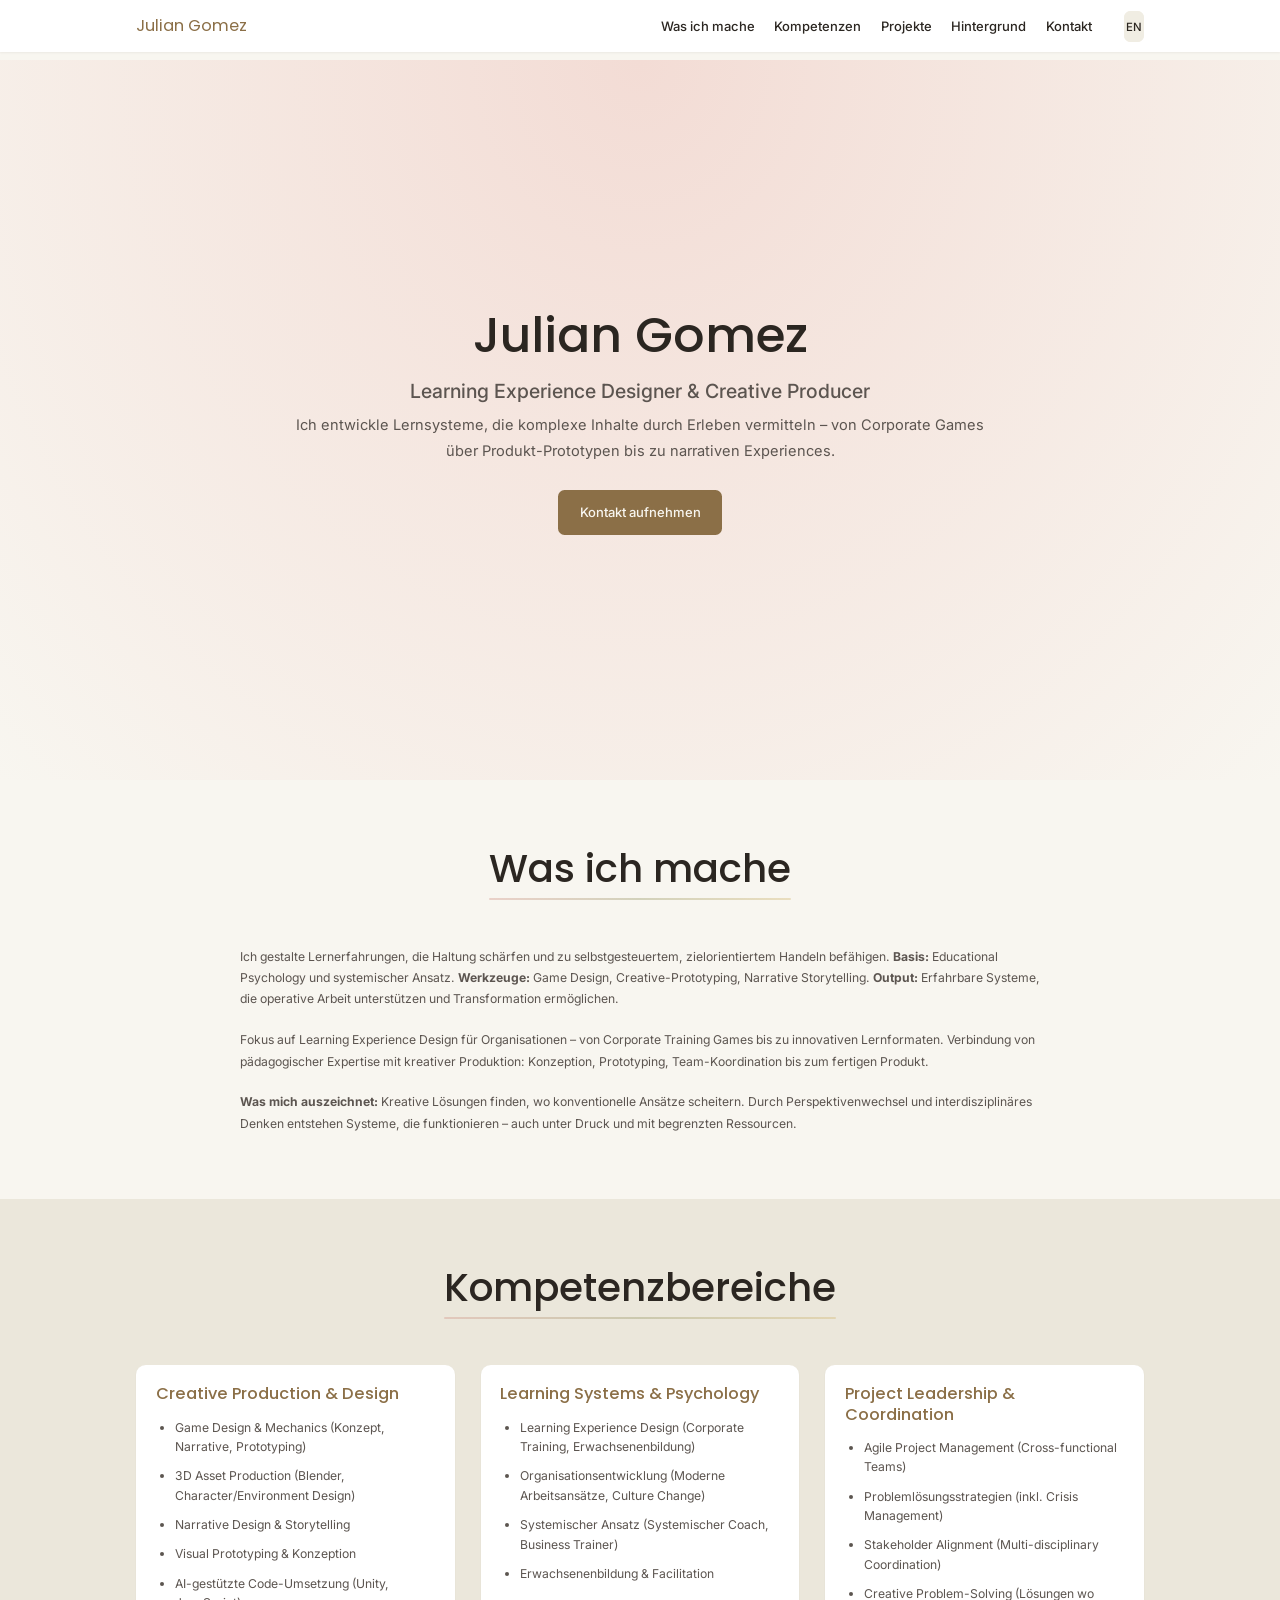
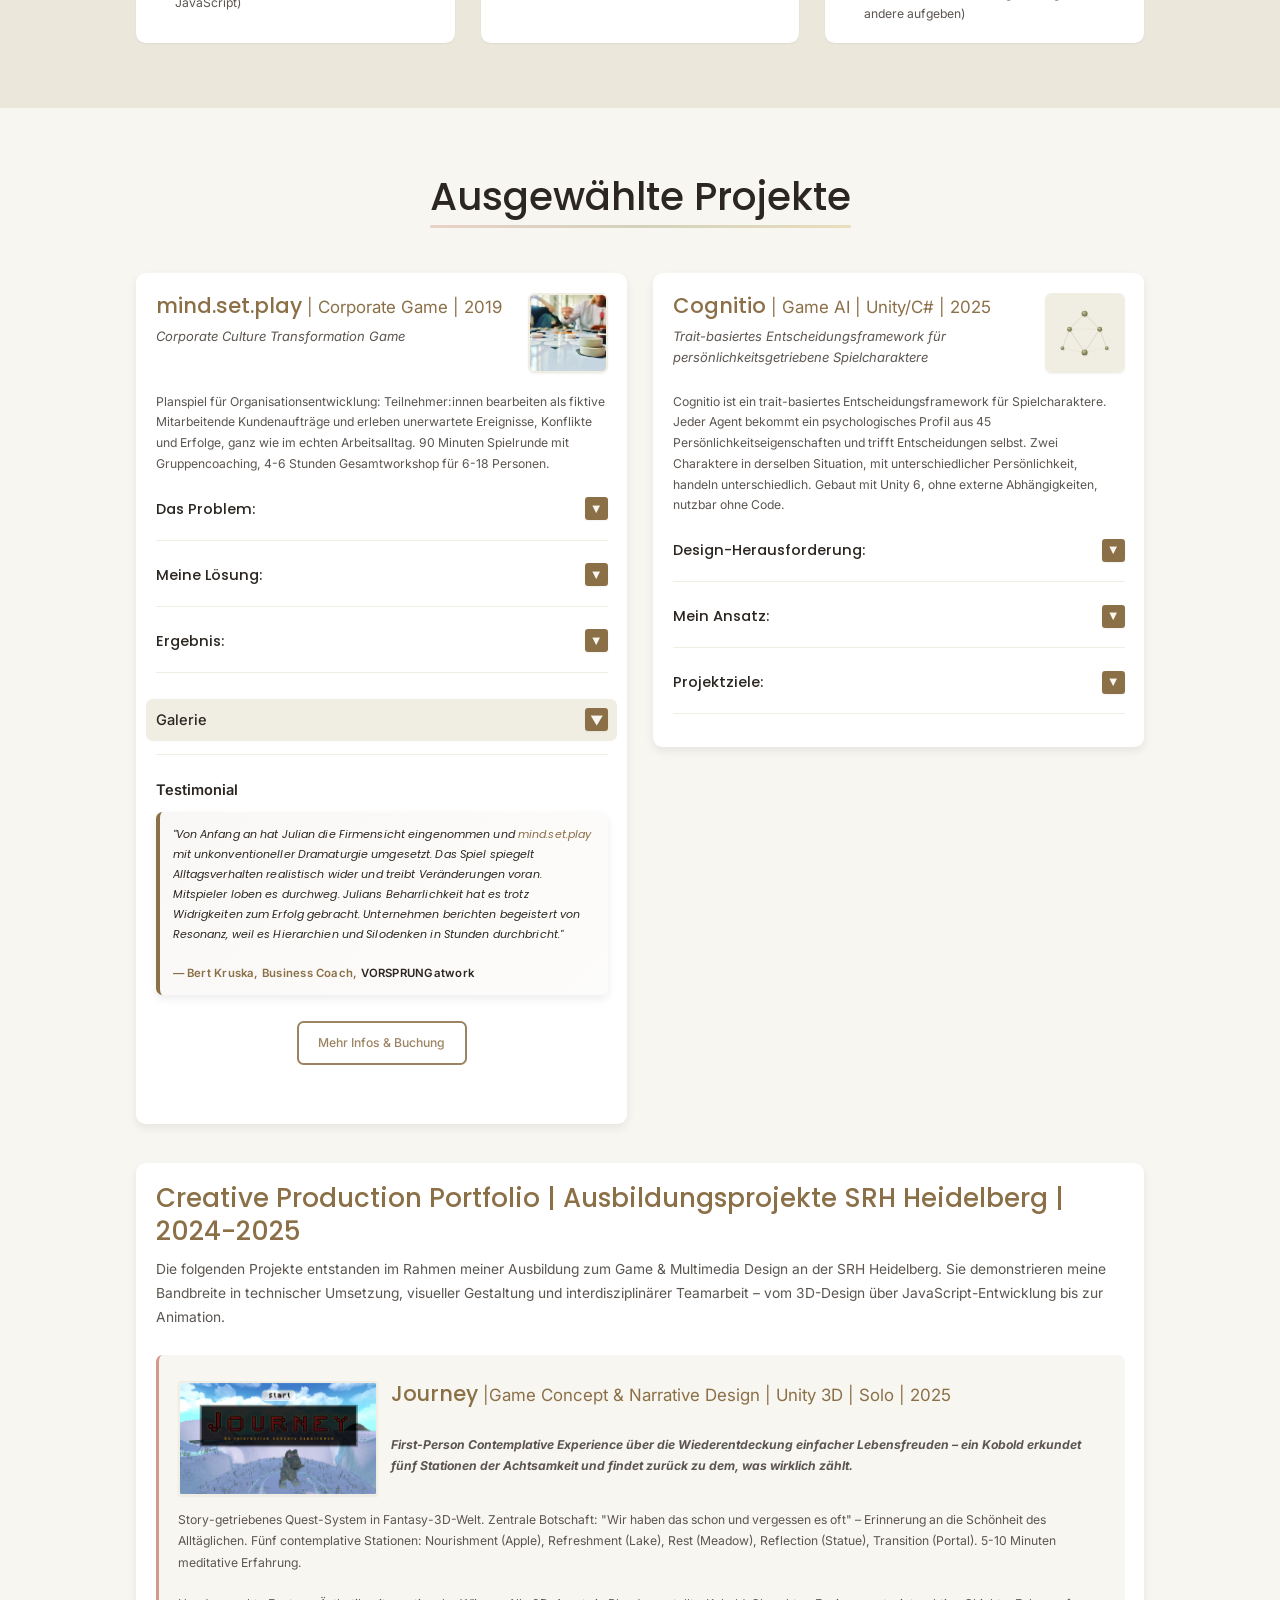
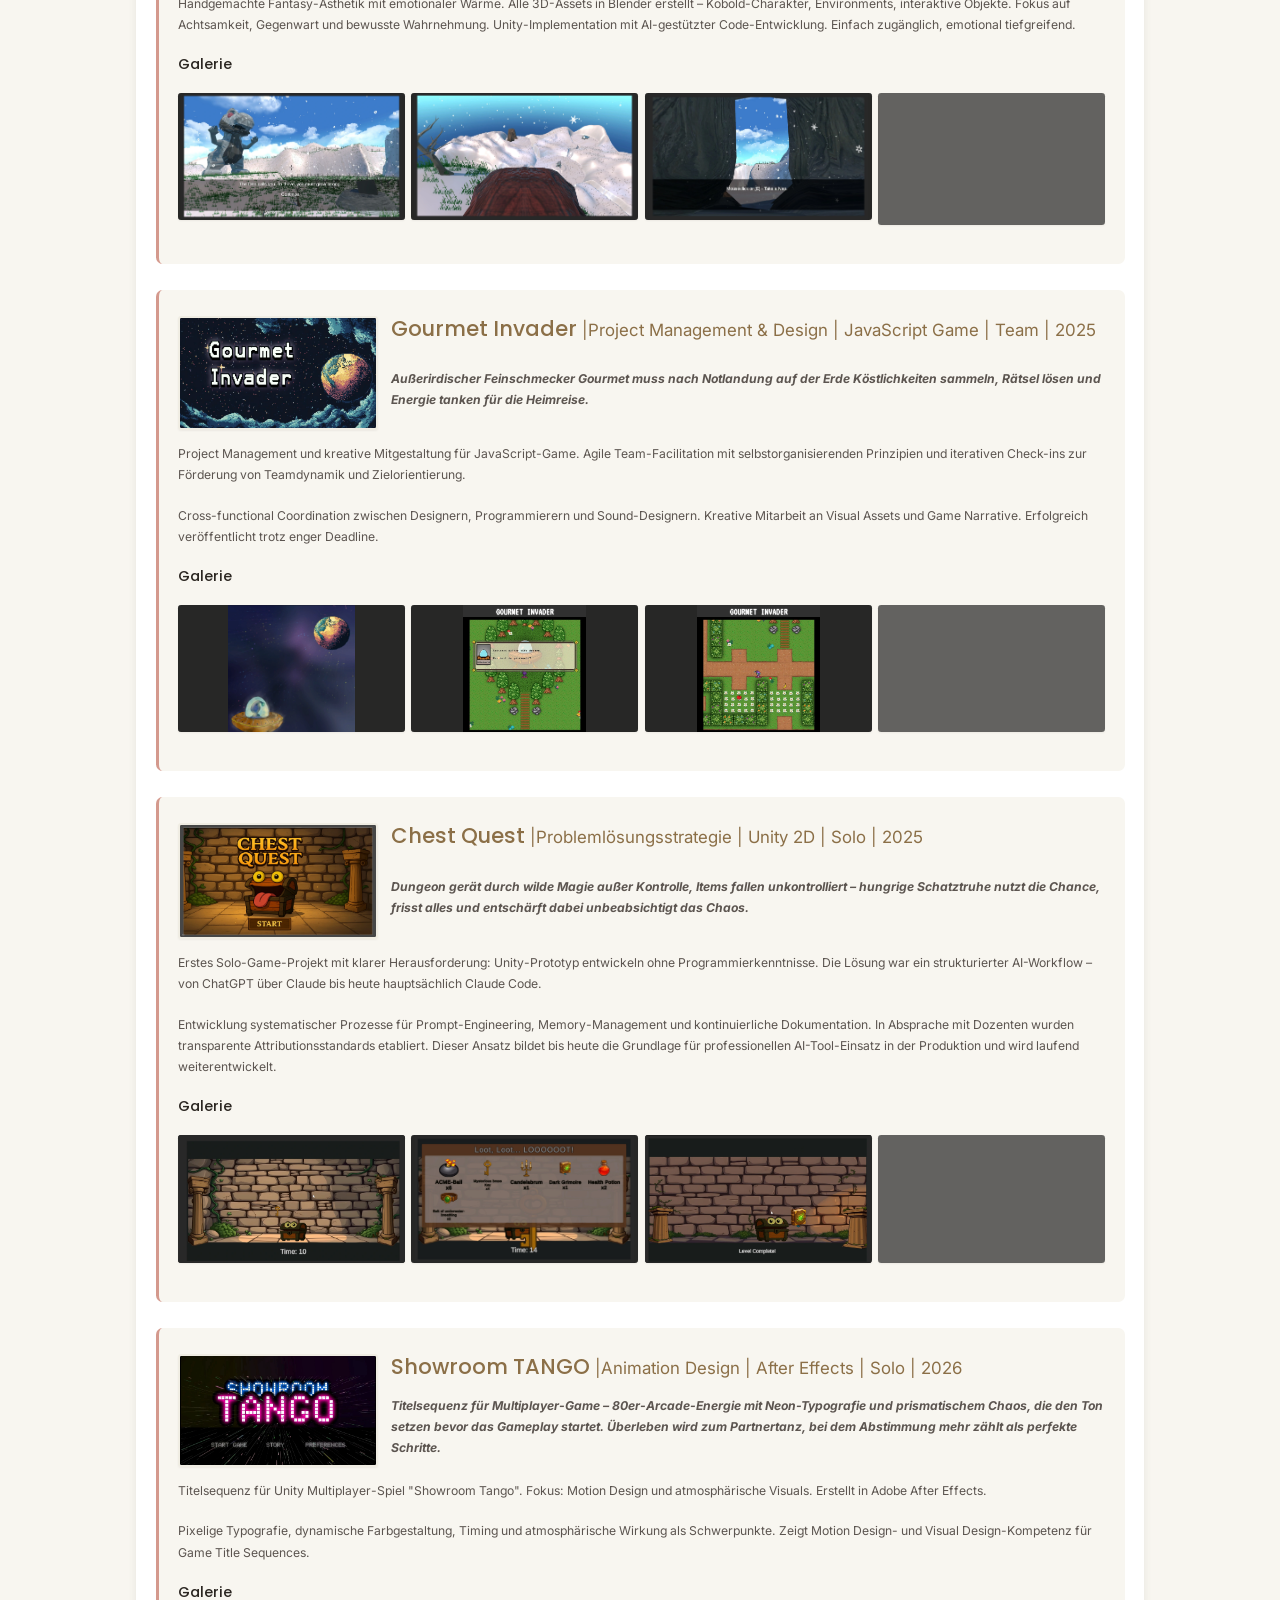
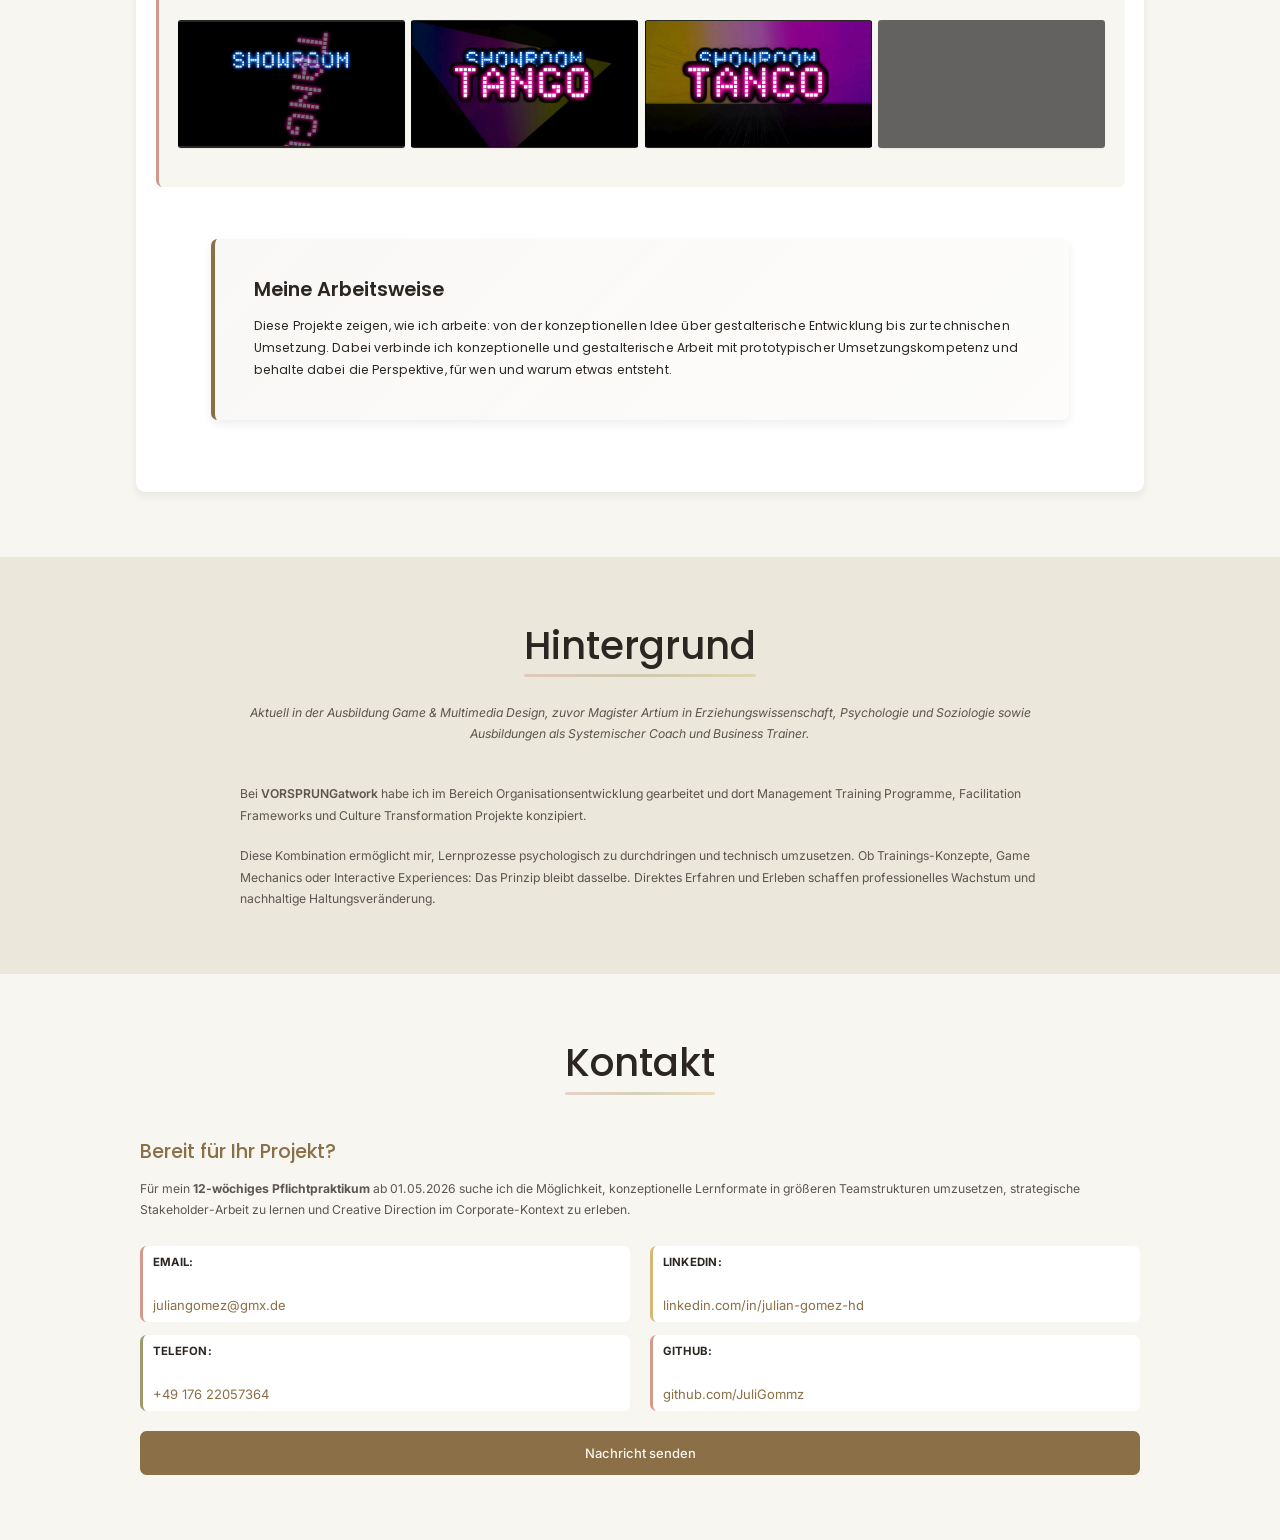
<file: index.html>
<!DOCTYPE html>
<html lang="de">
<head>
    <meta charset="UTF-8">
    <meta name="viewport" content="width=device-width, initial-scale=1.0">

    <!-- SEO Meta Tags -->
    <meta name="description" content="Julian Gomez - Learning Experience Designer & Creative Producer. Spielerische Lernsysteme, die komplexe Inhalte durch Erleben vermitteln.">
    <meta name="author" content="Julian Gomez">
    <meta name="keywords" content="Learning Experience Design, Game Design, Creative Production, Corporate Training, Julian Gomez">

    <!-- Security Headers -->
    <meta http-equiv="X-Content-Type-Options" content="nosniff">
    <meta http-equiv="X-Frame-Options" content="SAMEORIGIN">
    <meta name="referrer" content="strict-origin-when-cross-origin">

    <!-- Open Graph / Social Media Meta Tags -->
    <meta property="og:type" content="website">
    <meta property="og:title" content="Julian Gomez - Learning Experience Designer">
    <meta property="og:description" content="Spielerische Lernsysteme, die komplexe Inhalte durch Erleben vermitteln.">
    <meta property="og:locale" content="de_DE">

    <title>Julian Gomez - Learning Experience Designer & Creative Producer</title>

    <!-- Preconnect for Performance -->
    <link rel="preconnect" href="https://fonts.googleapis.com">
    <link rel="preconnect" href="https://fonts.gstatic.com" crossorigin>

    <!-- Google Fonts with display=swap for better performance -->
    <link href="https://fonts.googleapis.com/css2?family=Poppins:wght@400;500;600&family=Inter:wght@400;500;600&display=swap" rel="stylesheet">

    <!-- Stylesheet -->
    <link rel="stylesheet" href="css/styles.css?v=20260220l">
</head>

<body>

    <!-- HEADER NAVIGATION -->
    <header class="header">
        <div class="container">
            <nav class="nav">
                <div class="nav__brand">
                    <a href="#hero">Julian Gomez</a>
                </div>
                <button class="nav__toggle" aria-label="Toggle navigation">
                    <span></span>
                    <span></span>
                    <span></span>
                </button>
                <ul class="nav__menu">
                    <li><a href="#about">Was ich mache</a></li>
                    <li><a href="#competencies">Kompetenzen</a></li>
                    <li><a href="#featured-work">Projekte</a></li>
                    <li><a href="#background">Hintergrund</a></li>
                    <li><a href="#contact">Kontakt</a></li>
                    <li class="nav__lang">
                        <a href="index-en.html" class="lang-toggle" data-lang="de" aria-label="Switch to English">EN</a>
                    </li>
                </ul>
            </nav>
        </div>
    </header>

    <!-- SECTION 1: HERO -->
    <section id="hero" class="section section--hero">
        <div class="container">
            <div class="hero">
                <h1 class="hero__title">Julian Gomez</h1>
                <h2 class="hero__subtitle">Learning Experience Designer & Creative Producer</h2>
                <p class="hero__tagline">
                    Ich entwickle Lernsysteme, die komplexe Inhalte durch Erleben vermitteln –
                    von Corporate Games über Produkt-Prototypen bis zu narrativen Experiences.
                </p>
                <div class="hero__cta">
                    <a href="#contact" class="btn btn--primary">Kontakt aufnehmen</a>
                </div>
            </div>
        </div>
    </section>

    <!-- SECTION 2: WAS ICH MACHE -->
    <section id="about" class="section">
        <div class="container">
            <div class="section__header">
                <h2 class="section__title">Was ich mache</h2>
            </div>

            <div class="about-content">
                <p>
                    Ich gestalte Lernerfahrungen, die Haltung schärfen und zu selbstgesteuertem, zielorientiertem Handeln befähigen.
                    <strong>Basis:</strong> Educational Psychology und systemischer Ansatz.
                    <strong>Werkzeuge:</strong> Game Design, Creative-Prototyping, Narrative Storytelling.
                    <strong>Output:</strong> Erfahrbare Systeme, die operative Arbeit unterstützen und
                    Transformation ermöglichen.
                </p>

                <p>
                    Fokus auf Learning Experience Design für Organisationen – von Corporate
                    Training Games bis zu innovativen Lernformaten. Verbindung von pädagogischer
                    Expertise mit kreativer Produktion: Konzeption, Prototyping, Team-Koordination
                    bis zum fertigen Produkt.
                </p>

                <p>
                    <strong>Was mich auszeichnet:</strong> Kreative Lösungen finden, wo konventionelle
                    Ansätze scheitern. Durch Perspektivenwechsel und interdisziplinäres Denken
                    entstehen Systeme, die funktionieren – auch unter Druck und mit begrenzten Ressourcen.
                </p>
            </div>
        </div>
    </section>

    <!-- SECTION 3: KOMPETENZBEREICHE -->
    <section id="competencies" class="section section--tinted">
        <div class="container">
            <div class="section__header">
                <h2 class="section__title">Kompetenzbereiche</h2>
            </div>

            <div class="competency-grid">
                <div class="competency-pillar">
                    <h3>Creative Production & Design</h3>
                    <ul>
                        <li>Game Design & Mechanics (Konzept, Narrative, Prototyping)</li>
                        <li>3D Asset Production (Blender, Character/Environment Design)</li>
                        <li>Narrative Design & Storytelling</li>
                        <li>Visual Prototyping & Konzeption</li>
                        <li>AI-gestützte Code-Umsetzung (Unity, JavaScript)</li>
                    </ul>
                </div>

                <div class="competency-pillar">
                    <h3>Learning Systems & Psychology</h3>
                    <ul>
                        <li>Learning Experience Design (Corporate Training, Erwachsenenbildung)</li>
                        <li>Organisationsentwicklung (Moderne Arbeitsansätze, Culture Change)</li>
                        <li>Systemischer Ansatz (Systemischer Coach, Business Trainer)</li>
                        <li>Erwachsenenbildung & Facilitation</li>
                    </ul>
                </div>

                <div class="competency-pillar">
                    <h3>Project Leadership & Coordination</h3>
                    <ul>
                        <li>Agile Project Management (Cross-functional Teams)</li>
                        <li>Problemlösungsstrategien (inkl. Crisis Management)</li>
                        <li>Stakeholder Alignment (Multi-disciplinary Coordination)</li>
                        <li>Creative Problem-Solving (Lösungen wo andere aufgeben)</li>
                    </ul>
                </div>
            </div>
        </div>
    </section>

    <!-- SECTION 4: FEATURED WORK -->
    <section id="featured-work" class="section">
        <div class="container">
            <div class="section__header">
                <h2 class="section__title">Ausgewählte Projekte</h2>
            </div>

            <div class="featured-projects-grid">
                <!-- Featured Project #1: mind.set.play -->
                <article class="featured-project">
                    <div class="featured-project__header">
                        <div class="featured-project__image">
                            <img src="media/images/mindsetplay-thumbnail.webp" alt="mind.set.play board game overview" class="featured-thumbnail">
                        </div>
                        <div class="featured-project__heading">
                            <h3 class="featured-project__title"><span class="game-name">mind.set.play</span> <span class="project-meta-inline">| Corporate Game | 2019</span></h3>
                            <p class="featured-project__subtitle">Corporate Culture Transformation Game</p>
                        </div>
                    </div>
                    <div class="featured-project__content">
                        <div class="featured-project__text">
                            <p class="featured-project__description">
                                Planspiel für Organisationsentwicklung: Teilnehmer:innen bearbeiten als
                                fiktive Mitarbeitende Kundenaufträge und erleben unerwartete Ereignisse,
                                Konflikte und Erfolge, ganz wie im echten Arbeitsalltag. 90 Minuten Spielrunde
                                mit Gruppencoaching, 4-6 Stunden Gesamtworkshop für 6-18 Personen.
                            </p>

                            <div class="project-section collapsible">
                                <h4 class="collapsible-header">Das Problem: <span class="toggle-icon">▼</span></h4>
                                <div class="collapsible-content">
                                    <p>
                                        Ein vorheriger Versuch, den Beratungsansatz von VORSPRUNGatwork
                                        durch ein Simulationsspiel erfahrbar zu machen, scheiterte trotz
                                        5-stelliger Investition. Das Team war skeptisch gegenüber Game-based
                                        Learning. Ich bekam das Projekt ohne diese Vorgeschichte zu kennen.
                                    </p>
                                </div>
                            </div>

                            <div class="project-section collapsible">
                                <h4 class="collapsible-header">Meine Lösung: <span class="toggle-icon">▼</span></h4>
                                <div class="collapsible-content">
                                    <p>
                                        Iterative Entwicklung mit kontinuierlichem Stakeholder-Feedback.
                                        Role-Switching Mechaniken kombiniert mit VUCA-Event-Simulation.
                                        Spieler:innen erleben direkt, wie persönliche Haltung und
                                        Teamdynamik unter Druck wirken.
                                    </p>
                                </div>
                            </div>

                            <div class="project-section collapsible">
                                <h4 class="collapsible-header">Ergebnis: <span class="toggle-icon">▼</span></h4>
                                <div class="collapsible-content">
                                    <p>
                                        Erfolgreich in Corporate Training Sessions eingesetzt. Vom skeptischen
                                        Team zum funktionierenden Produkt. Kreative Perspektivenwechsel
                                        lösen Probleme, wo konventionelle Ansätze scheitern.
                                    </p>
                                </div>
                            </div>
                        </div>
                    </div>

                    <!-- Gallery -->
                    <div class="project-gallery collapsible">
                        <h4 class="gallery-title collapsible-header">Galerie <span class="toggle-icon">▼</span></h4>
                        <div class="gallery-grid collapsible-content">
                            <div class="gallery-item" data-lightbox="mindsetplay-1">
                                <img src="media/images/mindsetplay-1.webp" alt="mind.set.play board game overview with role cards and VUCA mechanics" loading="lazy">
                                <p class="gallery-caption">Board game overview with role cards and VUCA mechanics</p>
                            </div>
                            <div class="gallery-item" data-lightbox="mindsetplay-2">
                                <img src="media/images/mindsetplay-2.webp" alt="mind.set.play gameplay session with corporate team participants" loading="lazy">
                                <p class="gallery-caption">Gameplay session with corporate team participants</p>
                            </div>
                            <div class="gallery-item" data-lightbox="mindsetplay-3">
                                <img src="media/images/mindsetplay-3.webp" alt="mind.set.play game materials and facilitator guide closeup" loading="lazy">
                                <p class="gallery-caption">Game materials and facilitator guide closeup</p>
                            </div>
                            <div class="gallery-item" data-lightbox="mindsetplay-4">
                                <img src="media/images/mindsetplay-4.webp" alt="mind.set.play workshop debrief discussion in corporate setting" loading="lazy">
                                <p class="gallery-caption">Workshop debrief discussion in corporate setting</p>
                            </div>
                        </div>
                    </div>

                    <!-- Testimonial -->
                    <div class="testimonial-wrapper">
                        <h4 class="testimonial-header">Testimonial</h4>
                        <blockquote class="testimonial">
                            <p>"Von Anfang an hat Julian die Firmensicht eingenommen und <span class="highlight-project">mind.set.play</span> mit unkonventioneller Dramaturgie umgesetzt. Das Spiel spiegelt Alltagsverhalten realistisch wider und treibt Veränderungen voran. Mitspieler loben es durchweg. Julians Beharrlichkeit hat es trotz Widrigkeiten zum Erfolg gebracht. Unternehmen berichten begeistert von Resonanz, weil es Hierarchien und Silodenken in Stunden durchbricht."</p>
                            <cite>— Bert Kruska, Business Coach, <span class="company-name">VORSPRUNGatwork</span></cite>
                        </blockquote>
                    </div>

                    <!-- VORSPRUNGatwork CTA -->
                    <div class="project-cta-group">
                        <a href="https://vorsprungat.work/leistungen/mind-set-play/" target="_blank" rel="noopener" class="btn btn--secondary">
                            Mehr Infos & Buchung
                        </a>
                    </div>
                </article>

                <!-- Featured Project: Cognitio -->
                <article class="featured-project" id="cognitio">
                    <div class="featured-project__header">
                        <div class="featured-project__image">
                            <img src="media/images/cognitio-thumbnail.svg" alt="Cognitio neural graph logo" class="featured-thumbnail">
                        </div>
                        <div class="featured-project__heading">
                            <h3 class="featured-project__title"><span class="game-name">Cognitio</span> <span class="project-meta-inline">| Game AI | Unity/C# | 2025</span></h3>
                            <p class="featured-project__subtitle">Trait-basiertes Entscheidungsframework für persönlichkeitsgetriebene Spielcharaktere</p>
                        </div>
                    </div>
                    <div class="featured-project__content">
                        <div class="featured-project__text">
                            <p class="featured-project__description">
                                Cognitio ist ein trait-basiertes Entscheidungsframework für Spielcharaktere.
                                Jeder Agent bekommt ein psychologisches Profil aus 45 Persönlichkeitseigenschaften
                                und trifft Entscheidungen selbst. Zwei Charaktere in derselben Situation,
                                mit unterschiedlicher Persönlichkeit, handeln unterschiedlich. Gebaut mit
                                Unity 6, ohne externe Abhängigkeiten, nutzbar ohne Code.
                            </p>

                            <div class="project-section collapsible">
                                <h4 class="collapsible-header">Design-Herausforderung: <span class="toggle-icon">&#9660;</span></h4>
                                <div class="collapsible-content">
                                    <ul class="project-goals">
                                        <li><strong>Persönlichkeit als Basis für Entscheidungen:</strong> Behavior Trees und State Machines steuern Agentenverhalten zuverlässig auf Aktionsebene. Warum sich ein Charakter in derselben Situation anders entscheidet als ein anderer, ist dort nicht abgebildet. Entscheidungsverhalten von Agenten (Player/NPCs) weiterzuentwickeln und näher an menschliche Entscheidungsmuster heranzuführen, ist die zentrale Gestaltungsaufgabe.</li>
                                        <li><strong>Technische Umsetzbarkeit:</strong> Ein realistischeres Persönlichkeitsmodell verarbeitet viele Eigenschaften über mehrere Stufen. Das unter den Echtzeitbedingungen eines Spiels umzusetzen, bei begrenzter Rechenleistung und festem Frame-Budget, bestimmt, ob der Ansatz praktisch einsetzbar ist oder theoretisch bleibt.</li>
                                        <li><strong>Verständlichkeit und Integration:</strong> Persönlichkeit in Spielen berührt viele Faktoren gleichzeitig und braucht Anbindung an unterschiedliche Komponenten einer Game Engine. Ein System mit dieser Reichweite trotzdem verständlich und integrierbar zu bauen, ist eine eigenständige Designaufgabe.</li>
                                    </ul>
                                </div>
                            </div>

                            <div class="project-section collapsible">
                                <h4 class="collapsible-header">Mein Ansatz: <span class="toggle-icon">&#9660;</span></h4>
                                <div class="collapsible-content">
                                    <ul class="project-goals">
                                        <li><strong>Persönlichkeitsprofil:</strong> Jeder Charakter bekommt während der Entwicklung ein Profil aus vier psychologischen Kategorien: emotional, sozial, kognitiv und moralisch. Aus diesem Profil leitet das System seine Entscheidungen ab.</li>
                                        <li><strong>Selbstständige Interpretation:</strong> Ziel ist, dass neue Situationen keine neuen Skripte brauchen, weil der Charakter sie selbst interpretiert.</li>
                                    </ul>
                                </div>
                            </div>

                            <div class="project-section collapsible">
                                <h4 class="collapsible-header">Projektziele: <span class="toggle-icon">&#9660;</span></h4>
                                <div class="collapsible-content">
                                    <ul class="project-goals">
                                        <li><strong>Transparenz:</strong> Jede Entscheidung gibt eine vollständige Score-Aufschlüsselung aus. Entwickler können Charakterverhalten debuggen und vorhersagen.</li>
                                        <li><strong>Performance:</strong> Das LOD-System stuft die Evaluierungstiefe je nach Relevanz in drei Stufen ab (Full / Reduced / Minimal) und ist auf 200 gleichzeitige Agenten bei 60 fps als Skalierungsziel ausgelegt.</li>
                                        <li><strong>No-Code-Konfiguration:</strong> Das Kernprodukt ist für Konfiguration ohne Code ausgelegt. Charaktere, Kontext und Verbindungen lassen sich über den Unity Inspector einrichten, ohne C#-Kenntnisse vorauszusetzen.</li>
                                        <li><strong>Erweiterbarkeit:</strong> Für eigene Anforderungen gibt es direkten Zugriff auf die Entscheidungslogik. Eigene Evaluatoren, Trait-Definitionen und Algorithmen lassen sich integrieren, ohne den Kern des Frameworks anzupassen.</li>
                                    </ul>
                                </div>
                            </div>
                        </div>
                    </div>

                    <!-- Gallery Placeholder (auskommentiert bis Content verfügbar)
                    <div class="project-gallery collapsible">
                        <h4 class="gallery-title collapsible-header">Galerie <span class="toggle-icon">&#9660;</span></h4>
                        <div class="collapsible-content">
                            <p class="placeholder-note">Visuelle Dokumentation folgt. Projekt in aktiver Entwicklung.</p>
                        </div>
                    </div>
                    -->
                </article>
            </div>

            <!-- Featured Project #2: Creative Production Range -->
            <article class="featured-project">
                <div class="project-header-simple">
                    <h3 class="featured-project__title">Creative Production Portfolio | Ausbildungsprojekte SRH Heidelberg | 2024-2025</h3>
                    <p class="project-intro">
                        Die folgenden Projekte entstanden im Rahmen meiner Ausbildung zum Game & Multimedia Design
                        an der SRH Heidelberg. Sie demonstrieren meine Bandbreite in technischer Umsetzung,
                        visueller Gestaltung und interdisziplinärer Teamarbeit – vom 3D-Design über
                        JavaScript-Entwicklung bis zur Animation.
                    </p>
                </div>

                <div class="project-mini">
                    <h4 class="project-mini__title"><span class="game-name">Journey</span> <span class="project-meta-inline">|Game Concept & Narrative Design | Unity 3D | Solo | 2025</span></h4>
                    <img src="media/images/journey-thumbnail.webp" alt="Journey 3D game thumbnail" class="project-mini-thumb">
                    <p><strong><em>First-Person Contemplative Experience über die Wiederentdeckung einfacher Lebensfreuden – ein Kobold erkundet fünf Stationen der Achtsamkeit und findet zurück zu dem, was wirklich zählt.</em></strong></p>
                    <p>Story-getriebenes Quest-System in Fantasy-3D-Welt. Zentrale Botschaft: "Wir haben das schon und vergessen es oft" – Erinnerung an die Schönheit des Alltäglichen. Fünf contemplative Stationen: Nourishment (Apple), Refreshment (Lake), Rest (Meadow), Reflection (Statue), Transition (Portal). 5-10 Minuten meditative Erfahrung.</p>
                    <p>Handgemachte Fantasy-Ästhetik mit emotionaler Wärme. Alle 3D-Assets in Blender erstellt – Kobold-Charakter, Environments, interaktive Objekte. Fokus auf Achtsamkeit, Gegenwart und bewusste Wahrnehmung. Unity-Implementation mit AI-gestützter Code-Entwicklung. Einfach zugänglich, emotional tiefgreifend.</p>

                    <h5 class="mini-gallery-title">Galerie</h5>
                    <div class="mini-gallery">
                        <div class="gallery-item-mini" data-lightbox="journey-1">
                            <img src="media/images/Journey-1.webp" alt="Journey - Main scene" loading="lazy">
                        </div>
                        <div class="gallery-item-mini" data-lightbox="journey-2">
                            <img src="media/images/Journey-2.webp" alt="Journey - Environment design" loading="lazy">
                        </div>
                        <div class="gallery-item-mini" data-lightbox="journey-3">
                            <img src="media/images/Journey-3.webp" alt="Journey - Gameplay scene" loading="lazy">
                        </div>
                        <div class="gallery-item-mini video-item" data-lightbox="journey-video">
                            <div style="padding:58.45% 0 0 0;position:relative;">
                                <iframe src="https://player.vimeo.com/video/1155971950?badge=0&amp;autopause=0&amp;player_id=0&amp;app_id=58479&amp;autoplay=1&amp;muted=1" frameborder="0" allow="autoplay; fullscreen; picture-in-picture; clipboard-write; encrypted-media; web-share" referrerpolicy="strict-origin-when-cross-origin" style="position:absolute;top:0;left:0;width:100%;height:100%;" title="Journey"></iframe>
                            </div>
                        </div>
                    </div>
                </div>

                <div class="project-mini">
                    <h4 class="project-mini__title"><span class="game-name">Gourmet Invader</span> <span class="project-meta-inline">|Project Management & Design | JavaScript Game | Team | 2025</span></h4>
                    <img src="media/images/gourmet-thumbnail.webp" alt="Gourmet Invader game thumbnail" class="project-mini-thumb">
                    <p><strong><em>Außerirdischer Feinschmecker Gourmet muss nach Notlandung auf der Erde Köstlichkeiten sammeln, Rätsel lösen und Energie tanken für die Heimreise.</em></strong></p>
                    <p>Project Management und kreative Mitgestaltung für JavaScript-Game. Agile Team-Facilitation mit selbstorganisierenden Prinzipien und iterativen Check-ins zur Förderung von Teamdynamik und Zielorientierung.</p>
                    <p>Cross-functional Coordination zwischen Designern, Programmierern und Sound-Designern. Kreative Mitarbeit an Visual Assets und Game Narrative. Erfolgreich veröffentlicht trotz enger Deadline.</p>

                    <h5 class="mini-gallery-title">Galerie</h5>
                    <div class="mini-gallery">
                        <div class="gallery-item-mini" data-lightbox="gourmet-1">
                            <img src="media/images/gourmet-gameplay-1.webp" alt="Gourmet Invader - Gameplay scene 1" loading="lazy">
                        </div>
                        <div class="gallery-item-mini" data-lightbox="gourmet-2">
                            <img src="media/images/gourmet-gameplay-2.webp" alt="Gourmet Invader - Gameplay scene 2" loading="lazy">
                        </div>
                        <div class="gallery-item-mini" data-lightbox="gourmet-3">
                            <img src="media/images/gourmet-gameplay-3.webp" alt="Gourmet Invader - Gameplay scene 3" loading="lazy">
                        </div>
                        <div class="gallery-item-mini video-item" data-lightbox="gourmet-video">
                            <div style="padding:56.25% 0 0 0;position:relative;">
                                <iframe src="https://player.vimeo.com/video/1155972528?badge=0&amp;autopause=0&amp;player_id=0&amp;app_id=58479&amp;autoplay=1&amp;muted=1&amp;loop=1" frameborder="0" allow="autoplay; fullscreen; picture-in-picture; clipboard-write; encrypted-media; web-share" referrerpolicy="strict-origin-when-cross-origin" style="position:absolute;top:0;left:0;width:100%;height:100%;" title="gourmet-gameplay1"></iframe>
                            </div>
                        </div>
                    </div>
                </div>

                <div class="project-mini">
                    <h4 class="project-mini__title"><span class="game-name">Chest Quest</span> <span class="project-meta-inline">|Problemlösungsstrategie | Unity 2D | Solo | 2025</span></h4>
                    <img src="media/images/chest-thumbnail.webp" alt="Chest Quest game thumbnail" class="project-mini-thumb">
                    <p><strong><em>Dungeon gerät durch wilde Magie außer Kontrolle, Items fallen unkontrolliert – hungrige Schatztruhe nutzt die Chance, frisst alles und entschärft dabei unbeabsichtigt das Chaos.</em></strong></p>
                    <p>Erstes Solo-Game-Projekt mit klarer Herausforderung: Unity-Prototyp entwickeln ohne Programmierkenntnisse. Die Lösung war ein strukturierter AI-Workflow – von ChatGPT über Claude bis heute hauptsächlich Claude Code.</p>
                    <p>Entwicklung systematischer Prozesse für Prompt-Engineering, Memory-Management und kontinuierliche Dokumentation. In Absprache mit Dozenten wurden transparente Attributionsstandards etabliert. Dieser Ansatz bildet bis heute die Grundlage für professionellen AI-Tool-Einsatz in der Produktion und wird laufend weiterentwickelt.</p>

                    <h5 class="mini-gallery-title">Galerie</h5>
                    <div class="mini-gallery">
                        <div class="gallery-item-mini" data-lightbox="chest-2">
                            <img src="media/images/Chest-2.webp" alt="Chest Quest - UI design" loading="lazy">
                        </div>
                        <div class="gallery-item-mini" data-lightbox="chest-3">
                            <img src="media/images/Chest-3.webp" alt="Chest Quest - Level design" loading="lazy">
                        </div>
                        <div class="gallery-item-mini" data-lightbox="chest-4">
                            <img src="media/images/Chest-4.webp" alt="Chest Quest - Character and environment" loading="lazy">
                        </div>
                        <div class="gallery-item-mini video-item" data-lightbox="chest-video">
                            <div style="padding:56.25% 0 0 0;position:relative;">
                                <iframe src="https://player.vimeo.com/video/1155972859?badge=0&amp;autopause=0&amp;player_id=0&amp;app_id=58479&amp;autoplay=1&amp;muted=1&amp;loop=1" frameborder="0" allow="autoplay; fullscreen; picture-in-picture; clipboard-write; encrypted-media; web-share" referrerpolicy="strict-origin-when-cross-origin" style="position:absolute;top:0;left:0;width:100%;height:100%;" title="Chest"></iframe>
                            </div>
                        </div>
                    </div>
                </div>

                <div class="project-mini">
                    <h4 class="project-mini__title"><span class="game-name">Showroom TANGO</span> <span class="project-meta-inline">|Animation Design | After Effects | Solo | 2026</span></h4>
                    <img src="media/images/Tango-thumbnail.webp" alt="Showroom TANGO animation thumbnail" class="project-mini-thumb">
                    <p><strong><em>Titelsequenz für Multiplayer-Game – 80er-Arcade-Energie mit Neon-Typografie und prismatischem Chaos, die den Ton setzen bevor das Gameplay startet. Überleben wird zum Partnertanz, bei dem Abstimmung mehr zählt als perfekte Schritte.</em></strong></p>
                    <p>Titelsequenz für Unity Multiplayer-Spiel "Showroom Tango". Fokus: Motion Design und atmosphärische Visuals. Erstellt in Adobe After Effects.</p>
                    <p>Pixelige Typografie, dynamische Farbgestaltung, Timing und atmosphärische Wirkung als Schwerpunkte. Zeigt Motion Design- und Visual Design-Kompetenz für Game Title Sequences.</p>

                    <h5 class="mini-gallery-title">Galerie</h5>
                    <div class="mini-gallery">
                        <div class="gallery-item-mini" data-lightbox="tango-1">
                            <img src="media/images/Tango-1.webp" alt="Showroom TANGO - Neon typography opening" loading="lazy">
                        </div>
                        <div class="gallery-item-mini" data-lightbox="tango-2">
                            <img src="media/images/Tango-2.webp" alt="Showroom TANGO - Prism effects" loading="lazy">
                        </div>
                        <div class="gallery-item-mini" data-lightbox="tango-3">
                            <img src="media/images/Tango-3.webp" alt="Showroom TANGO - Bullet hell explosion" loading="lazy">
                        </div>
                        <div class="gallery-item-mini video-item" data-lightbox="tango-video">
                            <div style="padding:56.25% 0 0 0;position:relative;">
                                <iframe src="https://player.vimeo.com/video/1155971439?badge=0&amp;autopause=0&amp;player_id=0&amp;app_id=58479&amp;autoplay=1&amp;muted=1&amp;loop=1" frameborder="0" allow="autoplay; fullscreen; picture-in-picture; clipboard-write; encrypted-media; web-share" referrerpolicy="strict-origin-when-cross-origin" style="position:absolute;top:0;left:0;width:100%;height:100%;object-fit:cover;" title="Tango_Animation"></iframe>
                            </div>
                        </div>
                    </div>
                </div>

                <div class="approach-card">
                    <h4 class="approach-card__title">Meine Arbeitsweise</h4>
                    <p class="approach-card__text">
                        Diese Projekte zeigen, wie ich arbeite: von der konzeptionellen Idee über gestalterische Entwicklung bis zur technischen Umsetzung. Dabei verbinde ich konzeptionelle und gestalterische Arbeit mit prototypischer Umsetzungskompetenz und behalte dabei die Perspektive, für wen und warum etwas entsteht.
                    </p>
                </div>
            </article>
        </div>
    </section>

    <!-- SECTION 5: HINTERGRUND -->
    <section id="background" class="section section--tinted">
        <div class="container">
            <div class="section__header">
                <h2 class="section__title">Hintergrund</h2>
                <!-- Option 3: Als Subheadline -->
                <p class="background-lead">
                    Aktuell in der Ausbildung Game & Multimedia Design, zuvor Magister Artium in Erziehungswissenschaft, Psychologie und Soziologie sowie Ausbildungen als Systemischer Coach und Business Trainer.
                </p>
            </div>

            <!-- Option 2: Als Card (auskommentiert) -->
            <!--
            <div class="background-intro-card">
                <p>
                    Aktuell in der Ausbildung Game & Multimedia Design (SRH Heidelberg), zuvor Magister Artium in Erziehungswissenschaft, Psychologie und Soziologie sowie Ausbildungen als Systemischer Coach und Business Trainer.
                </p>
            </div>
            -->

            <div class="background-content">

                <p>
                    Bei <span style="font-weight: 600;">VORSPRUNGatwork</span> habe ich im Bereich Organisationsentwicklung gearbeitet und dort Management Training Programme, Facilitation Frameworks und Culture Transformation Projekte konzipiert.
                </p>

                <p>
                    Diese Kombination ermöglicht mir, Lernprozesse psychologisch zu durchdringen und technisch umzusetzen. Ob Trainings-Konzepte, Game Mechanics oder Interactive Experiences: Das Prinzip bleibt dasselbe. Direktes Erfahren und Erleben schaffen professionelles Wachstum und nachhaltige Haltungsveränderung.
                </p>
            </div>
        </div>
    </section>

    <!-- SECTION 6: KONTAKT -->
    <section id="contact" class="section">
        <div class="container">
            <div class="section__header">
                <h2 class="section__title">Kontakt</h2>
            </div>

            <div class="contact-wrapper">
                <div class="contact-info">
                    <h3>Bereit für Ihr Projekt?</h3>
                    <p>Für mein <strong>12-wöchiges Pflichtpraktikum</strong> ab 01.05.2026 suche ich die Möglichkeit, konzeptionelle Lernformate in größeren Teamstrukturen umzusetzen, strategische Stakeholder-Arbeit zu lernen und Creative Direction im Corporate-Kontext zu erleben.</p>
                </div>

                <div class="contact-grid-new">
                    <div class="contact-details-left">
                        <p><strong>Email:</strong><br><a href="mailto:juliangomez@gmx.de">juliangomez@gmx.de</a></p>
                        <p><strong>Telefon:</strong><br><a href="tel:+4917622057364">+49 176 22057364</a></p>
                    </div>
                    <div class="contact-details-right">
                        <p><strong>LinkedIn:</strong><br><a href="https://linkedin.com/in/julian-gomez-hd" target="_blank" rel="noopener noreferrer">linkedin.com/in/julian-gomez-hd</a></p>
                        <p><strong>GitHub:</strong><br><a href="https://github.com/JuliGommz" target="_blank" rel="noopener noreferrer">github.com/JuliGommz</a></p>
                    </div>
                    <div class="contact-cta">
                        <a href="mailto:juliangomez@gmx.de" class="btn btn--primary">Nachricht senden</a>
                    </div>
                </div>
            </div>
        </div>
    </section>

    <!-- LIGHTBOX -->
    <div class="lightbox" id="lightbox">
        <button class="lightbox-close" id="lightbox-close" aria-label="Close lightbox">&times;</button>
        <button class="lightbox-arrow lightbox-arrow--left" id="lightbox-prev" aria-label="Previous image">&#10094;</button>
        <div class="lightbox-content" id="lightbox-content">
            <!-- Image will be injected here -->
        </div>
        <button class="lightbox-arrow lightbox-arrow--right" id="lightbox-next" aria-label="Next image">&#10095;</button>
    </div>

    <!-- Main JavaScript -->
    <script src="js/main.js?v=20260220"></script>

    <!-- Vimeo Player API -->
    <script src="https://player.vimeo.com/api/player.js"></script>

</body>
</html>
</file>
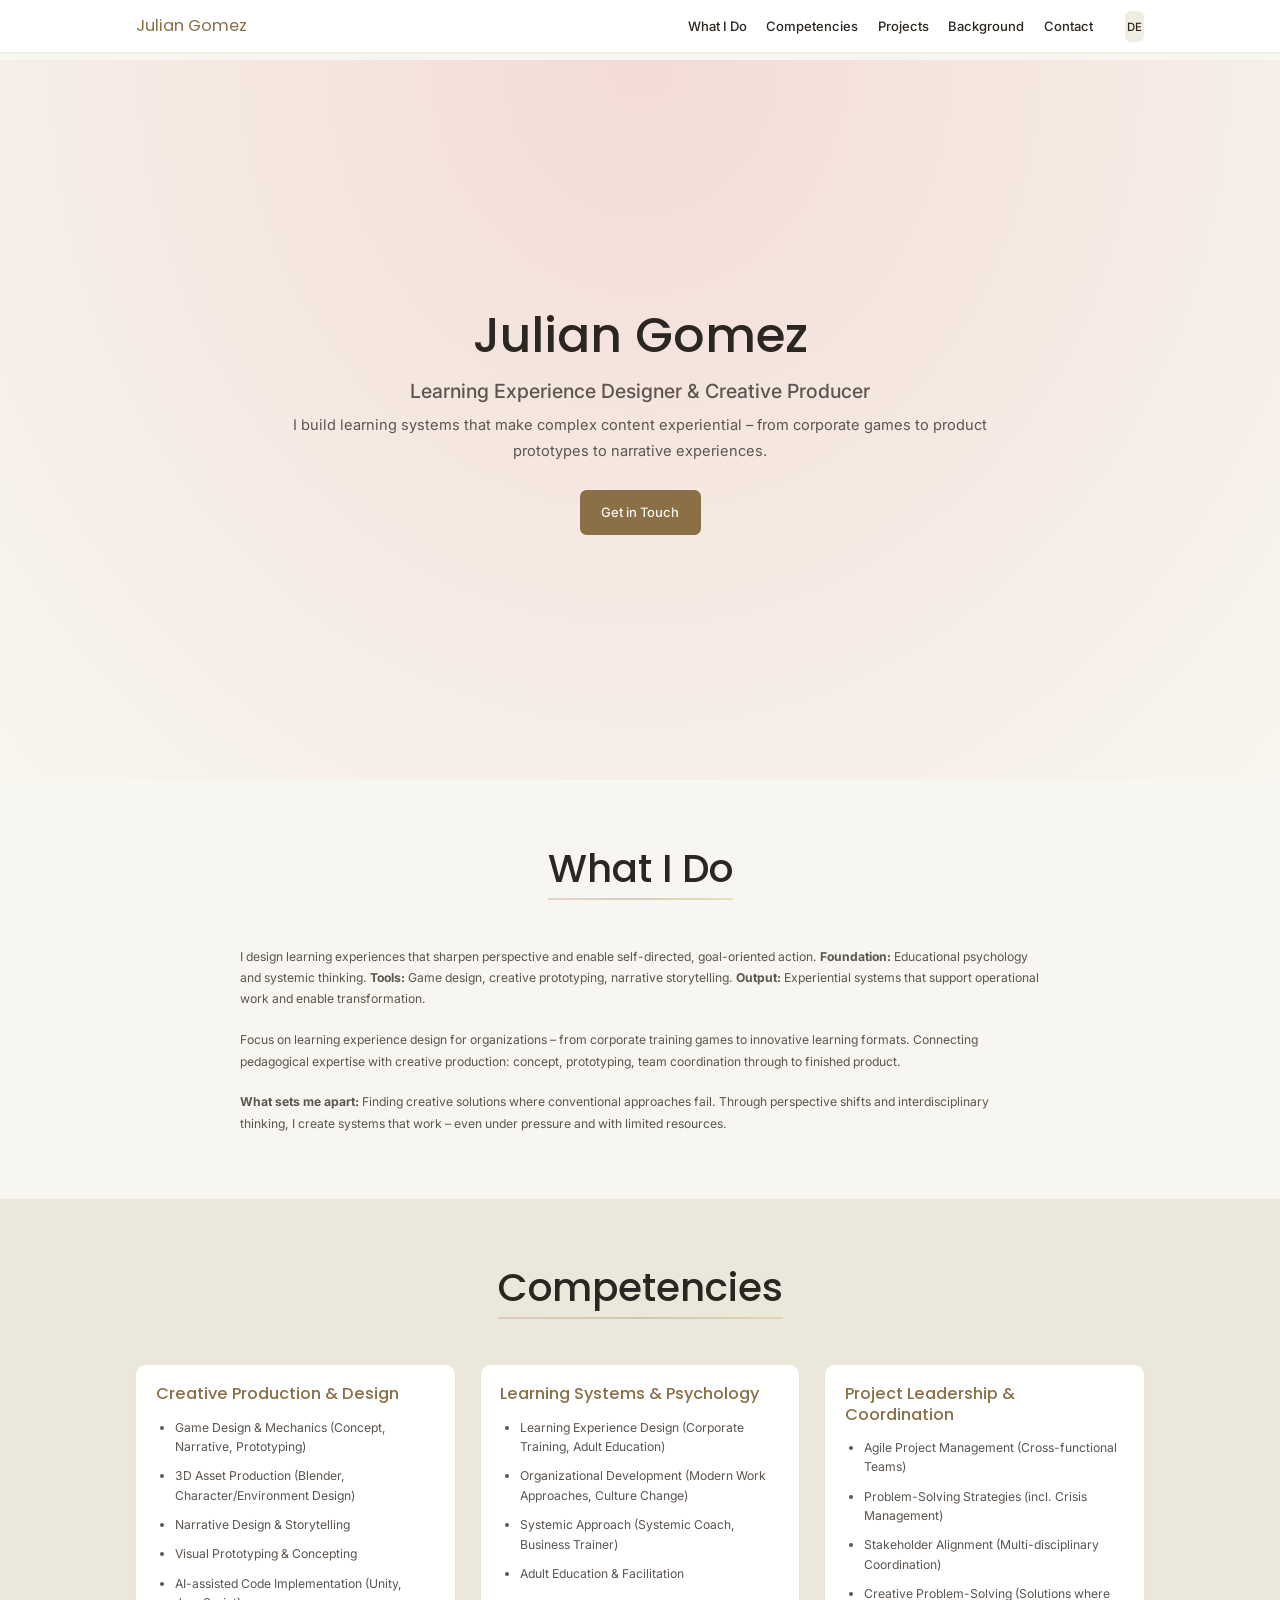
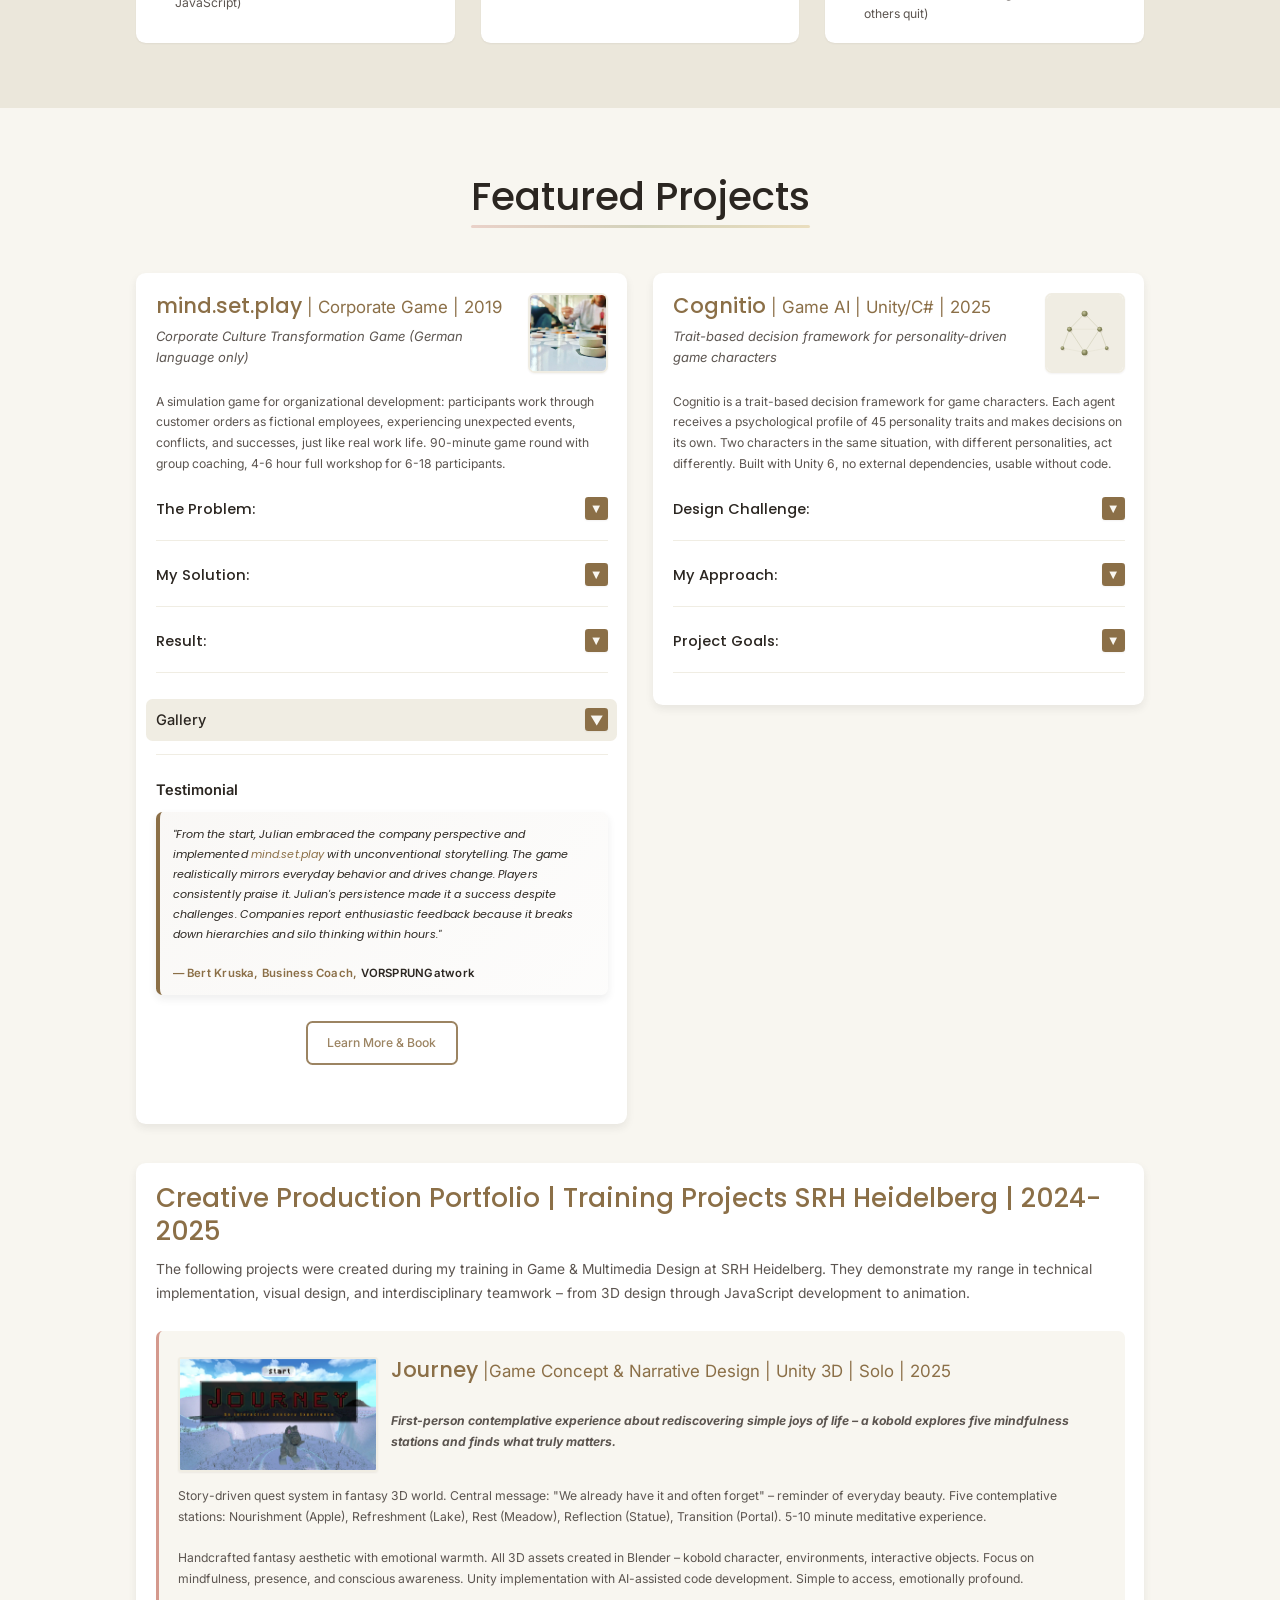
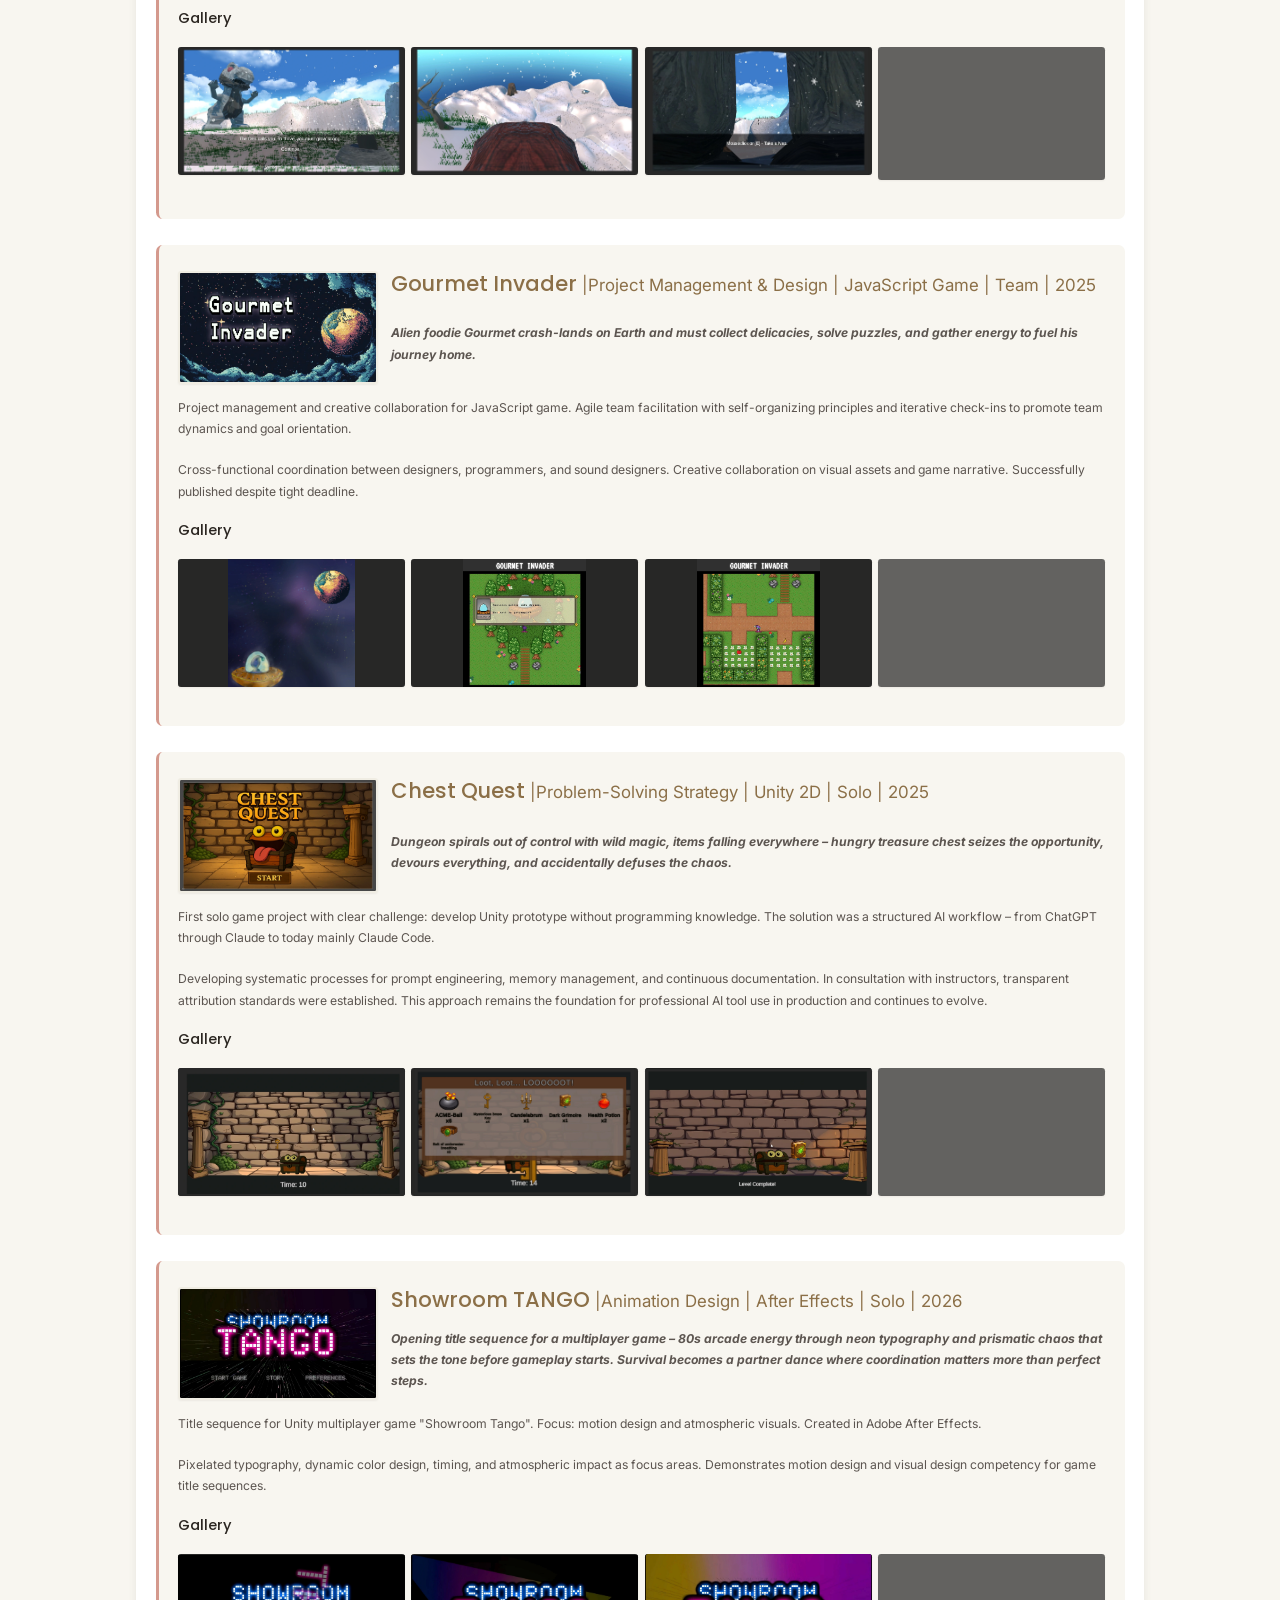
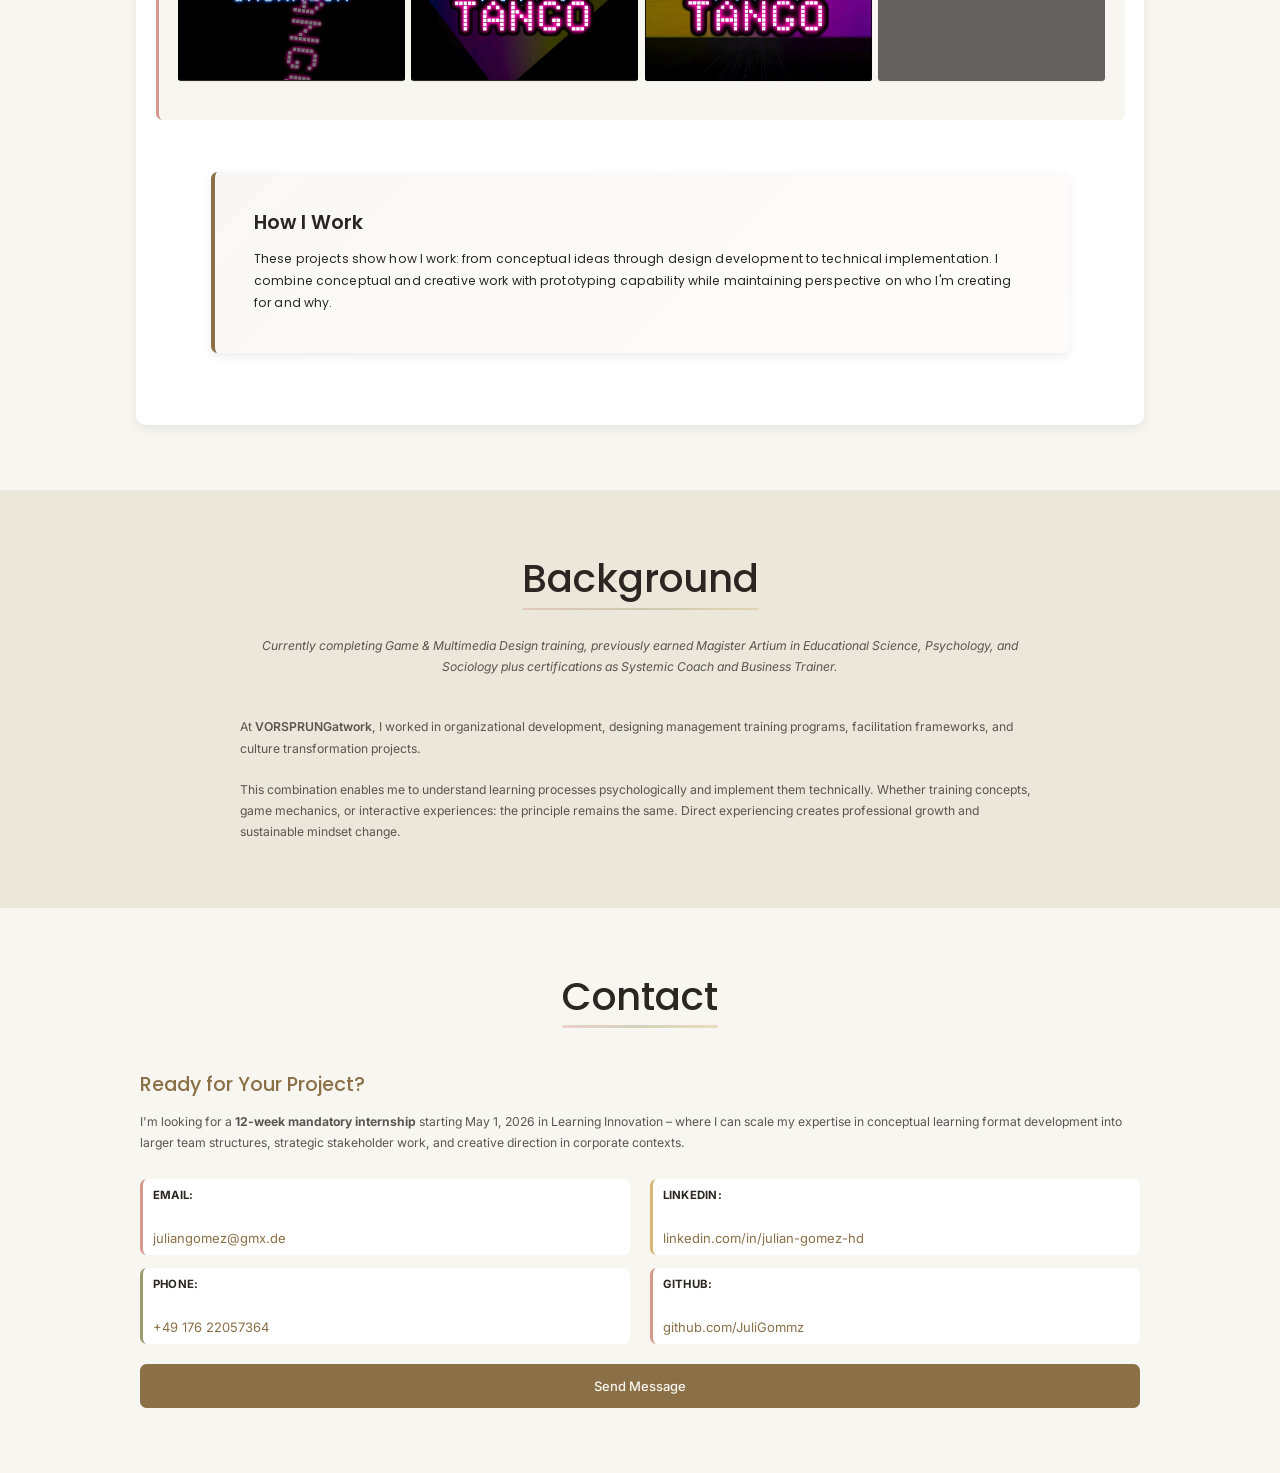
<file: index-en.html>
<!DOCTYPE html>
<html lang="en">
<head>
    <meta charset="UTF-8">
    <meta name="viewport" content="width=device-width, initial-scale=1.0">

    <!-- SEO Meta Tags -->
    <meta name="description" content="Julian Gomez - Learning Experience Designer & Creative Producer. Creating playful learning systems that make complex content experiential.">
    <meta name="author" content="Julian Gomez">
    <meta name="keywords" content="Learning Experience Design, Game Design, Creative Production, Corporate Training, Julian Gomez">

    <!-- Security Headers -->
    <meta http-equiv="X-Content-Type-Options" content="nosniff">
    <meta http-equiv="X-Frame-Options" content="SAMEORIGIN">
    <meta name="referrer" content="strict-origin-when-cross-origin">

    <!-- Open Graph / Social Media Meta Tags -->
    <meta property="og:type" content="website">
    <meta property="og:title" content="Julian Gomez - Learning Experience Designer">
    <meta property="og:description" content="Creating playful learning systems that make complex content experiential.">
    <meta property="og:locale" content="en_US">

    <title>Julian Gomez - Learning Experience Designer & Creative Producer</title>

    <!-- Preconnect for Performance -->
    <link rel="preconnect" href="https://fonts.googleapis.com">
    <link rel="preconnect" href="https://fonts.gstatic.com" crossorigin>

    <!-- Google Fonts with display=swap for better performance -->
    <link href="https://fonts.googleapis.com/css2?family=Poppins:wght@400;500;600&family=Inter:wght@400;500;600&display=swap" rel="stylesheet">

    <!-- Stylesheet -->
    <link rel="stylesheet" href="css/styles.css?v=20260220l">
</head>

<body>

    <!-- HEADER NAVIGATION -->
    <header class="header">
        <div class="container">
            <nav class="nav">
                <div class="nav__brand">
                    <a href="#hero">Julian Gomez</a>
                </div>
                <button class="nav__toggle" aria-label="Toggle navigation">
                    <span></span>
                    <span></span>
                    <span></span>
                </button>
                <ul class="nav__menu">
                    <li><a href="#about">What I Do</a></li>
                    <li><a href="#competencies">Competencies</a></li>
                    <li><a href="#featured-work">Projects</a></li>
                    <li><a href="#background">Background</a></li>
                    <li><a href="#contact">Contact</a></li>
                    <li class="nav__lang">
                        <a href="index.html" class="lang-toggle" data-lang="en" aria-label="Zur deutschen Version wechseln">DE</a>
                    </li>
                </ul>
            </nav>
        </div>
    </header>

    <!-- SECTION 1: HERO -->
    <section id="hero" class="section section--hero">
        <div class="container">
            <div class="hero">
                <h1 class="hero__title">Julian Gomez</h1>
                <h2 class="hero__subtitle">Learning Experience Designer & Creative Producer</h2>
                <p class="hero__tagline">
                    I build learning systems that make complex content experiential –
                    from corporate games to product prototypes to narrative experiences.
                </p>
                <div class="hero__cta">
                    <a href="#contact" class="btn btn--primary">Get in Touch</a>
                </div>
            </div>
        </div>
    </section>

    <!-- SECTION 2: WHAT I DO -->
    <section id="about" class="section">
        <div class="container">
            <div class="section__header">
                <h2 class="section__title">What I Do</h2>
            </div>

            <div class="about-content">
                <p>
                    I design learning experiences that sharpen perspective and enable self-directed, goal-oriented action.
                    <strong>Foundation:</strong> Educational psychology and systemic thinking.
                    <strong>Tools:</strong> Game design, creative prototyping, narrative storytelling.
                    <strong>Output:</strong> Experiential systems that support operational work and
                    enable transformation.
                </p>

                <p>
                    Focus on learning experience design for organizations – from corporate
                    training games to innovative learning formats. Connecting pedagogical
                    expertise with creative production: concept, prototyping, team coordination
                    through to finished product.
                </p>

                <p>
                    <strong>What sets me apart:</strong> Finding creative solutions where conventional
                    approaches fail. Through perspective shifts and interdisciplinary thinking,
                    I create systems that work – even under pressure and with limited resources.
                </p>
            </div>
        </div>
    </section>

    <!-- SECTION 3: COMPETENCIES -->
    <section id="competencies" class="section section--tinted">
        <div class="container">
            <div class="section__header">
                <h2 class="section__title">Competencies</h2>
            </div>

            <div class="competency-grid">
                <div class="competency-pillar">
                    <h3>Creative Production & Design</h3>
                    <ul>
                        <li>Game Design & Mechanics (Concept, Narrative, Prototyping)</li>
                        <li>3D Asset Production (Blender, Character/Environment Design)</li>
                        <li>Narrative Design & Storytelling</li>
                        <li>Visual Prototyping & Concepting</li>
                        <li>AI-assisted Code Implementation (Unity, JavaScript)</li>
                    </ul>
                </div>

                <div class="competency-pillar">
                    <h3>Learning Systems & Psychology</h3>
                    <ul>
                        <li>Learning Experience Design (Corporate Training, Adult Education)</li>
                        <li>Organizational Development (Modern Work Approaches, Culture Change)</li>
                        <li>Systemic Approach (Systemic Coach, Business Trainer)</li>
                        <li>Adult Education & Facilitation</li>
                    </ul>
                </div>

                <div class="competency-pillar">
                    <h3>Project Leadership & Coordination</h3>
                    <ul>
                        <li>Agile Project Management (Cross-functional Teams)</li>
                        <li>Problem-Solving Strategies (incl. Crisis Management)</li>
                        <li>Stakeholder Alignment (Multi-disciplinary Coordination)</li>
                        <li>Creative Problem-Solving (Solutions where others quit)</li>
                    </ul>
                </div>
            </div>
        </div>
    </section>

    <!-- SECTION 4: FEATURED WORK -->
    <section id="featured-work" class="section">
        <div class="container">
            <div class="section__header">
                <h2 class="section__title">Featured Projects</h2>
            </div>

            <div class="featured-projects-grid">
                <!-- Featured Project #1: mind.set.play -->
                <article class="featured-project">
                    <div class="featured-project__header">
                        <div class="featured-project__image">
                            <img src="media/images/mindsetplay-thumbnail.webp" alt="mind.set.play board game overview" class="featured-thumbnail">
                        </div>
                        <div class="featured-project__heading">
                            <h3 class="featured-project__title"><span class="game-name">mind.set.play</span> <span class="project-meta-inline">| Corporate Game | 2019</span></h3>
                            <p class="featured-project__subtitle">Corporate Culture Transformation Game (German language only)</p>
                        </div>
                    </div>
                    <div class="featured-project__content">
                        <div class="featured-project__text">
                            <p class="featured-project__description">
                                A simulation game for organizational development: participants work through
                                customer orders as fictional employees, experiencing unexpected events,
                                conflicts, and successes, just like real work life. 90-minute game round
                                with group coaching, 4-6 hour full workshop for 6-18 participants.
                            </p>

                            <div class="project-section collapsible">
                                <h4 class="collapsible-header">The Problem: <span class="toggle-icon">▼</span></h4>
                                <div class="collapsible-content">
                                    <p>
                                        A previous attempt to turn VORSPRUNGatwork's consulting approach
                                        into an experiential simulation game failed despite five-figure
                                        investment. The team was skeptical about game-based learning.
                                        I got the project without knowing this history.
                                    </p>
                                </div>
                            </div>

                            <div class="project-section collapsible">
                                <h4 class="collapsible-header">My Solution: <span class="toggle-icon">▼</span></h4>
                                <div class="collapsible-content">
                                    <p>
                                        Iterative development with continuous stakeholder feedback.
                                        Role-switching mechanics combined with VUCA event simulation.
                                        Players directly experience how personal mindset and team
                                        dynamics work under pressure.
                                    </p>
                                </div>
                            </div>

                            <div class="project-section collapsible">
                                <h4 class="collapsible-header">Result: <span class="toggle-icon">▼</span></h4>
                                <div class="collapsible-content">
                                    <p>
                                        Successfully deployed in corporate training sessions. From skeptical
                                        team to working product. Creative perspective shifts solve problems
                                        where conventional approaches fail.
                                    </p>
                                </div>
                            </div>
                        </div>
                    </div>

                    <!-- Gallery -->
                    <div class="project-gallery collapsible">
                        <h4 class="gallery-title collapsible-header">Gallery <span class="toggle-icon">▼</span></h4>
                        <div class="gallery-grid collapsible-content">
                            <div class="gallery-item" data-lightbox="mindsetplay-1">
                                <img src="media/images/mindsetplay-1.webp" alt="mind.set.play board game overview with role cards and VUCA mechanics" loading="lazy">
                                <p class="gallery-caption">Board game overview with role cards and VUCA mechanics</p>
                            </div>
                            <div class="gallery-item" data-lightbox="mindsetplay-2">
                                <img src="media/images/mindsetplay-2.webp" alt="mind.set.play gameplay session with corporate team participants" loading="lazy">
                                <p class="gallery-caption">Gameplay session with corporate team participants</p>
                            </div>
                            <div class="gallery-item" data-lightbox="mindsetplay-3">
                                <img src="media/images/mindsetplay-3.webp" alt="mind.set.play game materials and facilitator guide closeup" loading="lazy">
                                <p class="gallery-caption">Game materials and facilitator guide closeup</p>
                            </div>
                            <div class="gallery-item" data-lightbox="mindsetplay-4">
                                <img src="media/images/mindsetplay-4.webp" alt="mind.set.play workshop debrief discussion in corporate setting" loading="lazy">
                                <p class="gallery-caption">Workshop debrief discussion in corporate setting</p>
                            </div>
                        </div>
                    </div>

                    <!-- Testimonial -->
                    <div class="testimonial-wrapper">
                        <h4 class="testimonial-header">Testimonial</h4>
                        <blockquote class="testimonial">
                            <p>"From the start, Julian embraced the company perspective and implemented <span class="highlight-project">mind.set.play</span> with unconventional storytelling. The game realistically mirrors everyday behavior and drives change. Players consistently praise it. Julian's persistence made it a success despite challenges. Companies report enthusiastic feedback because it breaks down hierarchies and silo thinking within hours."</p>
                            <cite>— Bert Kruska, Business Coach, <span class="company-name">VORSPRUNGatwork</span></cite>
                        </blockquote>
                    </div>

                    <!-- VORSPRUNGatwork CTA -->
                    <div class="project-cta-group">
                        <a href="https://vorsprungat.work/leistungen/mind-set-play/" target="_blank" rel="noopener" class="btn btn--secondary">
                            Learn More & Book
                        </a>
                    </div>
                </article>

                <!-- Featured Project: Cognitio -->
                <article class="featured-project" id="cognitio">
                    <div class="featured-project__header">
                        <div class="featured-project__image">
                            <img src="media/images/cognitio-thumbnail.svg" alt="Cognitio neural graph logo" class="featured-thumbnail">
                        </div>
                        <div class="featured-project__heading">
                            <h3 class="featured-project__title"><span class="game-name">Cognitio</span> <span class="project-meta-inline">| Game AI | Unity/C# | 2025</span></h3>
                            <p class="featured-project__subtitle">Trait-based decision framework for personality-driven game characters</p>
                        </div>
                    </div>
                    <div class="featured-project__content">
                        <div class="featured-project__text">
                            <p class="featured-project__description">
                                Cognitio is a trait-based decision framework for game characters.
                                Each agent receives a psychological profile of 45 personality traits
                                and makes decisions on its own. Two characters in the same situation,
                                with different personalities, act differently. Built with Unity 6,
                                no external dependencies, usable without code.
                            </p>

                            <div class="project-section collapsible">
                                <h4 class="collapsible-header">Design Challenge: <span class="toggle-icon">&#9660;</span></h4>
                                <div class="collapsible-content">
                                    <ul class="project-goals">
                                        <li><strong>Personality as a basis for decisions:</strong> Behavior Trees and State Machines reliably control agent behavior at the action level. Why one character decides differently than another in the same situation is not represented there. Advancing the decision-making behavior of agents (Player/NPCs) and bringing it closer to human decision patterns is the central design challenge.</li>
                                        <li><strong>Technical feasibility:</strong> A more realistic personality model processes many traits across multiple stages. Implementing this under the real-time conditions of a game, with limited computing power and a fixed frame budget, determines whether the approach is practically viable or remains theoretical.</li>
                                        <li><strong>Comprehensibility and integration:</strong> Personality in games involves many factors simultaneously and requires connections to different components of a game engine. Building a system with this scope that remains comprehensible and easy to integrate is a design challenge in its own right.</li>
                                    </ul>
                                </div>
                            </div>

                            <div class="project-section collapsible">
                                <h4 class="collapsible-header">My Approach: <span class="toggle-icon">&#9660;</span></h4>
                                <div class="collapsible-content">
                                    <ul class="project-goals">
                                        <li><strong>Personality profile:</strong> Each character receives a profile during development from four psychological categories: emotional, social, cognitive, and moral. The system derives its decisions from this profile.</li>
                                        <li><strong>Autonomous interpretation:</strong> The goal is that new situations don't require new scripts, because the character interprets them on its own.</li>
                                    </ul>
                                </div>
                            </div>

                            <div class="project-section collapsible">
                                <h4 class="collapsible-header">Project Goals: <span class="toggle-icon">&#9660;</span></h4>
                                <div class="collapsible-content">
                                    <ul class="project-goals">
                                        <li><strong>Transparency:</strong> Every decision outputs a full score breakdown. Developers can debug and predict character behavior.</li>
                                        <li><strong>Performance:</strong> The LOD system scales evaluation depth by relevance across three tiers (Full / Reduced / Minimal) and targets 200 concurrent agents at 60 fps.</li>
                                        <li><strong>No-Code Configuration:</strong> The core product is designed for code-free setup. Characters, context, and connections can be configured via the Unity Inspector without requiring C# knowledge.</li>
                                        <li><strong>Extensibility:</strong> For custom requirements, direct access to the decision logic is available. Custom evaluators, trait definitions, and algorithms can be integrated without modifying the core framework.</li>
                                    </ul>
                                </div>
                            </div>
                        </div>
                    </div>

                    <!-- Gallery Placeholder (commented out until content available)
                    <div class="project-gallery collapsible">
                        <h4 class="gallery-title collapsible-header">Gallery <span class="toggle-icon">&#9660;</span></h4>
                        <div class="collapsible-content">
                            <p class="placeholder-note">Visual documentation coming soon. Project in active development.</p>
                        </div>
                    </div>
                    -->
                </article>
            </div>

            <!-- Featured Project #2: Creative Production Range -->
            <article class="featured-project">
                <div class="project-header-simple">
                    <h3 class="featured-project__title">Creative Production Portfolio | Training Projects SRH Heidelberg | 2024-2025</h3>
                    <p class="project-intro">
                        The following projects were created during my training in Game & Multimedia Design
                        at SRH Heidelberg. They demonstrate my range in technical implementation,
                        visual design, and interdisciplinary teamwork – from 3D design through
                        JavaScript development to animation.
                    </p>
                </div>

                <div class="project-mini">
                    <h4 class="project-mini__title"><span class="game-name">Journey</span> <span class="project-meta-inline">|Game Concept & Narrative Design | Unity 3D | Solo | 2025</span></h4>
                    <img src="media/images/journey-thumbnail.webp" alt="Journey 3D game thumbnail" class="project-mini-thumb">
                    <p><strong><em>First-person contemplative experience about rediscovering simple joys of life – a kobold explores five mindfulness stations and finds what truly matters.</em></strong></p>
                    <p>Story-driven quest system in fantasy 3D world. Central message: "We already have it and often forget" – reminder of everyday beauty. Five contemplative stations: Nourishment (Apple), Refreshment (Lake), Rest (Meadow), Reflection (Statue), Transition (Portal). 5-10 minute meditative experience.</p>
                    <p>Handcrafted fantasy aesthetic with emotional warmth. All 3D assets created in Blender – kobold character, environments, interactive objects. Focus on mindfulness, presence, and conscious awareness. Unity implementation with AI-assisted code development. Simple to access, emotionally profound.</p>

                    <h5 class="mini-gallery-title">Gallery</h5>
                    <div class="mini-gallery">
                        <div class="gallery-item-mini" data-lightbox="journey-1">
                            <img src="media/images/Journey-1.webp" alt="Journey - Main scene" loading="lazy">
                        </div>
                        <div class="gallery-item-mini" data-lightbox="journey-2">
                            <img src="media/images/Journey-2.webp" alt="Journey - Environment design" loading="lazy">
                        </div>
                        <div class="gallery-item-mini" data-lightbox="journey-3">
                            <img src="media/images/Journey-3.webp" alt="Journey - Gameplay scene" loading="lazy">
                        </div>
                        <div class="gallery-item-mini video-item" data-lightbox="journey-video">
                            <div style="padding:58.45% 0 0 0;position:relative;">
                                <iframe src="https://player.vimeo.com/video/1155971950?badge=0&amp;autopause=0&amp;player_id=0&amp;app_id=58479&amp;autoplay=1&amp;muted=1" frameborder="0" allow="autoplay; fullscreen; picture-in-picture; clipboard-write; encrypted-media; web-share" referrerpolicy="strict-origin-when-cross-origin" style="position:absolute;top:0;left:0;width:100%;height:100%;" title="Journey"></iframe>
                            </div>
                        </div>
                    </div>
                </div>

                <div class="project-mini">
                    <h4 class="project-mini__title"><span class="game-name">Gourmet Invader</span> <span class="project-meta-inline">|Project Management & Design | JavaScript Game | Team | 2025</span></h4>
                    <img src="media/images/gourmet-thumbnail.webp" alt="Gourmet Invader game thumbnail" class="project-mini-thumb">
                    <p><strong><em>Alien foodie Gourmet crash-lands on Earth and must collect delicacies, solve puzzles, and gather energy to fuel his journey home.</em></strong></p>
                    <p>Project management and creative collaboration for JavaScript game. Agile team facilitation with self-organizing principles and iterative check-ins to promote team dynamics and goal orientation.</p>
                    <p>Cross-functional coordination between designers, programmers, and sound designers. Creative collaboration on visual assets and game narrative. Successfully published despite tight deadline.</p>

                    <h5 class="mini-gallery-title">Gallery</h5>
                    <div class="mini-gallery">
                        <div class="gallery-item-mini" data-lightbox="gourmet-1">
                            <img src="media/images/gourmet-gameplay-1.webp" alt="Gourmet Invader - Gameplay scene 1" loading="lazy">
                        </div>
                        <div class="gallery-item-mini" data-lightbox="gourmet-2">
                            <img src="media/images/gourmet-gameplay-2.webp" alt="Gourmet Invader - Gameplay scene 2" loading="lazy">
                        </div>
                        <div class="gallery-item-mini" data-lightbox="gourmet-3">
                            <img src="media/images/gourmet-gameplay-3.webp" alt="Gourmet Invader - Gameplay scene 3" loading="lazy">
                        </div>
                        <div class="gallery-item-mini video-item" data-lightbox="gourmet-video">
                            <div style="padding:56.25% 0 0 0;position:relative;">
                                <iframe src="https://player.vimeo.com/video/1155972528?badge=0&amp;autopause=0&amp;player_id=0&amp;app_id=58479&amp;autoplay=1&amp;muted=1&amp;loop=1" frameborder="0" allow="autoplay; fullscreen; picture-in-picture; clipboard-write; encrypted-media; web-share" referrerpolicy="strict-origin-when-cross-origin" style="position:absolute;top:0;left:0;width:100%;height:100%;" title="gourmet-gameplay1"></iframe>
                            </div>
                        </div>
                    </div>
                </div>

                <div class="project-mini">
                    <h4 class="project-mini__title"><span class="game-name">Chest Quest</span> <span class="project-meta-inline">|Problem-Solving Strategy | Unity 2D | Solo | 2025</span></h4>
                    <img src="media/images/chest-thumbnail.webp" alt="Chest Quest game thumbnail" class="project-mini-thumb">
                    <p><strong><em>Dungeon spirals out of control with wild magic, items falling everywhere – hungry treasure chest seizes the opportunity, devours everything, and accidentally defuses the chaos.</em></strong></p>
                    <p>First solo game project with clear challenge: develop Unity prototype without programming knowledge. The solution was a structured AI workflow – from ChatGPT through Claude to today mainly Claude Code.</p>
                    <p>Developing systematic processes for prompt engineering, memory management, and continuous documentation. In consultation with instructors, transparent attribution standards were established. This approach remains the foundation for professional AI tool use in production and continues to evolve.</p>

                    <h5 class="mini-gallery-title">Gallery</h5>
                    <div class="mini-gallery">
                        <div class="gallery-item-mini" data-lightbox="chest-2">
                            <img src="media/images/Chest-2.webp" alt="Chest Quest - UI design" loading="lazy">
                        </div>
                        <div class="gallery-item-mini" data-lightbox="chest-3">
                            <img src="media/images/Chest-3.webp" alt="Chest Quest - Level design" loading="lazy">
                        </div>
                        <div class="gallery-item-mini" data-lightbox="chest-4">
                            <img src="media/images/Chest-4.webp" alt="Chest Quest - Character and environment" loading="lazy">
                        </div>
                        <div class="gallery-item-mini video-item" data-lightbox="chest-video">
                            <div style="padding:56.25% 0 0 0;position:relative;">
                                <iframe src="https://player.vimeo.com/video/1155972859?badge=0&amp;autopause=0&amp;player_id=0&amp;app_id=58479&amp;autoplay=1&amp;muted=1&amp;loop=1" frameborder="0" allow="autoplay; fullscreen; picture-in-picture; clipboard-write; encrypted-media; web-share" referrerpolicy="strict-origin-when-cross-origin" style="position:absolute;top:0;left:0;width:100%;height:100%;" title="Chest"></iframe>
                            </div>
                        </div>
                    </div>
                </div>

                <div class="project-mini">
                    <h4 class="project-mini__title"><span class="game-name">Showroom TANGO</span> <span class="project-meta-inline">|Animation Design | After Effects | Solo | 2026</span></h4>
                    <img src="media/images/Tango-thumbnail.webp" alt="Showroom TANGO animation thumbnail" class="project-mini-thumb">
                    <p><strong><em>Opening title sequence for a multiplayer game – 80s arcade energy through neon typography and prismatic chaos that sets the tone before gameplay starts. Survival becomes a partner dance where coordination matters more than perfect steps.</em></strong></p>
                    <p>Title sequence for Unity multiplayer game "Showroom Tango". Focus: motion design and atmospheric visuals. Created in Adobe After Effects.</p>
                    <p>Pixelated typography, dynamic color design, timing, and atmospheric impact as focus areas. Demonstrates motion design and visual design competency for game title sequences.</p>

                    <h5 class="mini-gallery-title">Gallery</h5>
                    <div class="mini-gallery">
                        <div class="gallery-item-mini" data-lightbox="tango-1">
                            <img src="media/images/Tango-1.webp" alt="Showroom TANGO - Neon typography opening" loading="lazy">
                        </div>
                        <div class="gallery-item-mini" data-lightbox="tango-2">
                            <img src="media/images/Tango-2.webp" alt="Showroom TANGO - Prism effects" loading="lazy">
                        </div>
                        <div class="gallery-item-mini" data-lightbox="tango-3">
                            <img src="media/images/Tango-3.webp" alt="Showroom TANGO - Bullet hell explosion" loading="lazy">
                        </div>
                        <div class="gallery-item-mini video-item" data-lightbox="tango-video">
                            <div style="padding:56.25% 0 0 0;position:relative;">
                                <iframe src="https://player.vimeo.com/video/1155971439?badge=0&amp;autopause=0&amp;player_id=0&amp;app_id=58479&amp;autoplay=1&amp;muted=1&amp;loop=1" frameborder="0" allow="autoplay; fullscreen; picture-in-picture; clipboard-write; encrypted-media; web-share" referrerpolicy="strict-origin-when-cross-origin" style="position:absolute;top:0;left:0;width:100%;height:100%;object-fit:cover;" title="Tango_Animation"></iframe>
                            </div>
                        </div>
                    </div>
                </div>

                <div class="approach-card">
                    <h4 class="approach-card__title">How I Work</h4>
                    <p class="approach-card__text">
                        These projects show how I work: from conceptual ideas through design development to technical implementation. I combine conceptual and creative work with prototyping capability while maintaining perspective on who I'm creating for and why.
                    </p>
                </div>
            </article>
        </div>
    </section>

    <!-- SECTION 5: BACKGROUND -->
    <section id="background" class="section section--tinted">
        <div class="container">
            <div class="section__header">
                <h2 class="section__title">Background</h2>
                <!-- Option 3: Als Subheadline -->
                <p class="background-lead">
                    Currently completing Game & Multimedia Design training, previously earned Magister Artium in Educational Science, Psychology, and Sociology plus certifications as Systemic Coach and Business Trainer.
                </p>
            </div>

            <!-- Option 2: Als Card (auskommentiert) -->
            <!--
            <div class="background-intro-card">
                <p>
                    Currently completing Game & Multimedia Design training (SRH Heidelberg), previously earned Magister Artium in Educational Science, Psychology, and Sociology plus certifications as Systemic Coach and Business Trainer.
                </p>
            </div>
            -->

            <div class="background-content">

                <p>
                    At <span style="font-weight: 600;">VORSPRUNGatwork</span>, I worked in organizational development, designing management training programs, facilitation frameworks, and culture transformation projects.
                </p>

                <p>
                    This combination enables me to understand learning processes psychologically and implement them technically. Whether training concepts, game mechanics, or interactive experiences: the principle remains the same. Direct experiencing creates professional growth and sustainable mindset change.
                </p>
            </div>
        </div>
    </section>

    <!-- SECTION 6: CONTACT -->
    <section id="contact" class="section">
        <div class="container">
            <div class="section__header">
                <h2 class="section__title">Contact</h2>
            </div>

            <div class="contact-wrapper">
                <div class="contact-info">
                    <h3>Ready for Your Project?</h3>
                    <p>I'm looking for a <strong>12-week mandatory internship</strong> starting May 1, 2026 in Learning Innovation – where I can scale my expertise in conceptual learning format development into larger team structures, strategic stakeholder work, and creative direction in corporate contexts.</p>
                </div>

                <div class="contact-grid-new">
                    <div class="contact-details-left">
                        <p><strong>Email:</strong><br><a href="mailto:juliangomez@gmx.de">juliangomez@gmx.de</a></p>
                        <p><strong>Phone:</strong><br><a href="tel:+4917622057364">+49 176 22057364</a></p>
                    </div>
                    <div class="contact-details-right">
                        <p><strong>LinkedIn:</strong><br><a href="https://linkedin.com/in/julian-gomez-hd" target="_blank" rel="noopener noreferrer">linkedin.com/in/julian-gomez-hd</a></p>
                        <p><strong>GitHub:</strong><br><a href="https://github.com/JuliGommz" target="_blank" rel="noopener noreferrer">github.com/JuliGommz</a></p>
                    </div>
                    <div class="contact-cta">
                        <a href="mailto:juliangomez@gmx.de" class="btn btn--primary">Send Message</a>
                    </div>
                </div>
            </div>
        </div>
    </section>

    <!-- LIGHTBOX -->
    <div class="lightbox" id="lightbox">
        <button class="lightbox-close" id="lightbox-close" aria-label="Close lightbox">&times;</button>
        <button class="lightbox-arrow lightbox-arrow--left" id="lightbox-prev" aria-label="Previous image">&#10094;</button>
        <div class="lightbox-content" id="lightbox-content">
            <!-- Image will be injected here -->
        </div>
        <button class="lightbox-arrow lightbox-arrow--right" id="lightbox-next" aria-label="Next image">&#10095;</button>
    </div>

    <!-- Main JavaScript -->
    <script src="js/main.js?v=20260220"></script>

    <!-- Vimeo Player API -->
    <script src="https://player.vimeo.com/api/player.js"></script>

</body>
</html>
</file>
<file: css/styles.css>
/* VARIABLES - BASE (Shared) */
:root {
  /* Colors */
  --bg-primary: #F8F6F0;
  --bg-secondary: #F0EDE3;
  --bg-elevated: #FFFFFF;
  --bg-tinted: #EBE7DB;
  --text-primary: #2B2621;
  --text-secondary: #5C5550;
  --text-tertiary: #8C8580;
  --text-inverse: #F8F6F0;
  --pillar-human-primary: #D4998D;
  --pillar-human-light: #E8C7BD;
  --pillar-learning-primary: #9B9B6B;
  --pillar-learning-light: #C5C5A5;
  --pillar-ai-primary: #D4B974;
  --pillar-ai-light: #E8D9AD;
  --accent-primary: #8B6F47;
  --accent-primary-hover: #6B5437;

  /* Shadows */
  --shadow-sm: 0 1px 2px rgba(43, 38, 33, 0.06);
  --shadow-md: 0 4px 8px rgba(43, 38, 33, 0.08);
  --shadow-lg: 0 8px 16px rgba(43, 38, 33, 0.10);
  --shadow-xl: 0 12px 24px rgba(43, 38, 33, 0.12);

  /* Typography */
  --font-serif: 'Poppins', -apple-system, BlinkMacSystemFont, sans-serif;
  --font-sans: 'Inter', Arial, sans-serif;

  /* Spacing */
  --space-2: 0.5rem;
  --space-3: 0.75rem;
  --space-4: 1rem;
  --space-6: 1.5rem;
  --space-8: 2rem;
  --space-12: 3rem;
  --space-16: 4rem;

  /* Border Radius */
  --radius-sm: 0.25rem;
  --radius-md: 0.5rem;
  --radius-lg: 0.75rem;
  --radius-full: 9999px;

  /* Transitions */
  --transition-base: 250ms ease-in-out;

  /* Breakpoints */
  --breakpoint-sm: 40rem;
  --breakpoint-md: 48rem;
  --breakpoint-lg: 64rem;
  --breakpoint-xl: 80rem;
}

/* ============================================================================
   RESET & BASE STYLES
   ============================================================================ */
*, *::before, *::after { box-sizing: border-box; margin: 0; padding: 0; }

html {
  font-size: 13px;
  overflow-x: hidden;
}
@media (max-width: 768px) {
  html { font-size: 16px; }
}

body {
  font-family: var(--font-sans);
  font-size: 1rem;
  line-height: 1.6;
  color: var(--text-primary);
  background-color: var(--bg-primary);
  transition: background-color 0.4s ease;
}

h1, h2, h3, h4, h5 {
  font-family: var(--font-serif);
  font-weight: 500;
  line-height: 1.25;
}

a {
  color: var(--accent-primary);
  text-decoration: none;
  transition: color var(--transition-base);
}
a:hover { text-decoration: underline; }

button {
  cursor: pointer;
  background: none;
  border: none;
  font: inherit;
}

/* ============================================================================
   LAYOUT COMPONENTS
   ============================================================================ */

/* Container */
.container {
  width: 100%;
  max-width: 1060px;
  margin: 0 auto;
  padding: 0 1rem;
}
@media (min-width: 768px) { .container { padding: 0 2rem; } }

/* SECTION */
.section {
  padding: 4rem 0;
  transition: background-color 0.4s ease;
}
@media (min-width: 768px) { .section { padding: 5rem 0; } }

.section--hero {
  min-height: 80vh;
  display: flex;
  align-items: center;
  background: radial-gradient(ellipse at top, #F3DCD5, #F8F6F0);
  transition: background 0.2s ease;
}

.section--tinted {
  background-color: var(--bg-tinted);
}

/* ============================================================================
   HERO SECTION
   ============================================================================ */

.hero {
  text-align: center;
  max-width: 800px;
  margin: 0 auto;
}
.hero__title {
  font-size: 2.25rem;
  margin-bottom: var(--space-4);
}
@media (min-width: 768px) { .hero__title { font-size: 3rem; } }
@media (min-width: 1024px) { .hero__title { font-size: 3.75rem; } }
.hero__subtitle {
  font-size: 1.5rem;
  color: var(--text-secondary);
  font-family: var(--font-sans);
  font-weight: 500;
  margin-bottom: var(--space-3);
}
.hero__tagline {
  font-size: 1.125rem;
  color: var(--text-secondary);
  margin-bottom: var(--space-8);
  line-height: 1.75;
  max-width: 700px;
  margin-left: auto;
  margin-right: auto;
}
.hero__cta {
  display: flex;
  flex-direction: column;
  gap: var(--space-3);
  align-items: center;
}
@media (min-width: 640px) {
  .hero__cta {
    flex-direction: row;
    justify-content: center;
  }
}

/* ============================================================================
   BUTTON COMPONENTS
   ============================================================================ */

.btn {
  display: inline-flex;
  align-items: center;
  padding: 0.75rem 1.5rem;
  font-weight: 500;
  border-radius: var(--radius-md);
  transition: all var(--transition-base);
  min-height: 44px;
}
.btn--primary {
  background-color: var(--accent-primary);
  color: var(--text-inverse);
  border: 2px solid var(--accent-primary);
}
.btn--primary:hover {
  background-color: var(--accent-primary-hover);
  transform: translateY(-2px);
  box-shadow: var(--shadow-md);
  text-decoration: none;
}

.btn--secondary {
  background-color: transparent;
  color: var(--accent-primary);
  border: 2px solid var(--accent-primary);
}
.btn--secondary:hover {
  background-color: var(--accent-primary);
  color: var(--text-inverse);
  text-decoration: none;
}

/* ============================================================================
   SECTION HEADERS & TITLES
   ============================================================================ */

.section__header {
  margin-bottom: 3rem;
  text-align: center;
}
.section__title {
  font-size: 1.875rem;
  margin-bottom: var(--space-4);
  position: relative;
  display: inline-block;
}
@media (min-width: 768px) { .section__title { font-size: 2.25rem; } }
@media (min-width: 1024px) { .section__title { font-size: 3rem; } }

/* Pillar Gradient Underline */
.section__title::after {
  content: '';
  position: absolute;
  bottom: -0.5rem;
  left: 0;
  right: 0;
  height: 0.1875rem;
  background: linear-gradient(90deg, var(--pillar-human-primary) 0%, var(--pillar-learning-primary) 50%, var(--pillar-ai-primary) 100%);
  border-radius: 0.125rem;
  opacity: 0.4;
}

/* ============================================================================
   CONTENT SECTIONS
   ============================================================================ */

/* About Section */
.about-content {
  max-width: 800px;
  margin: 0 auto;
}

.about-content p {
  color: var(--text-secondary);
  line-height: 1.75;
  margin-bottom: var(--space-6);
  font-size: 0.9375rem;
}

.about-content p:last-child {
  margin-bottom: 0;
}

/* Competency Grid */
.competency-grid {
  display: grid;
  grid-template-columns: 1fr;
  gap: var(--space-8);
}

@media (min-width: 768px) {
  .competency-grid {
    grid-template-columns: repeat(3, 1fr);
  }
}

.competency-pillar {
  background: var(--bg-elevated);
  padding: var(--space-6);
  border-radius: var(--radius-lg);
  box-shadow: var(--shadow-sm);
  transition: transform var(--transition-base), box-shadow var(--transition-base);
}

.competency-pillar:hover {
  transform: translateY(-4px);
  box-shadow: var(--shadow-md);
}

.competency-pillar h3 {
  font-size: 1.25rem;
  margin-bottom: var(--space-4);
  color: var(--accent-primary);
}

.competency-pillar ul {
  list-style: disc;
  padding-inline-start: 1.5rem;
  margin: 0;
}

.competency-pillar li {
  color: var(--text-secondary);
  margin-bottom: var(--space-3);
  line-height: 1.6;
  font-size: 0.9375rem;
}

.competency-pillar li:last-child {
  margin-bottom: 0;
}

/* ============================================================================
   PROJECT SECTIONS
   ============================================================================ */

/* Featured Projects Grid (side-by-side on desktop) */
.featured-projects-grid {
  display: grid;
  grid-template-columns: 1fr;
  gap: var(--space-8);
  margin-bottom: var(--space-12);
}

@media (min-width: 1024px) {
  .featured-projects-grid {
    grid-template-columns: 1fr 1fr;
    align-items: start;
  }
}

/* Featured Projects */
.featured-project {
  background: var(--bg-elevated);
  border-radius: var(--radius-lg);
  padding: var(--space-6);
  box-shadow: var(--shadow-md);
  transition: transform var(--transition-base), box-shadow var(--transition-base);
}

.featured-project:hover {
  transform: translateY(-4px);
  box-shadow: var(--shadow-lg);
}

/* Standalone featured projects (outside grid) keep bottom margin */
.container > .featured-project {
  margin-bottom: var(--space-12);
}

.container > .featured-project:last-child {
  margin-bottom: 0;
}

/* Featured Project Header (title+subtitle left, image right) */
.featured-project__header {
  display: flex;
  align-items: start;
  gap: var(--space-4);
  margin-bottom: var(--space-4);
}

.featured-project__heading {
  flex: 1;
  min-width: 0;
  order: -1;
}

.featured-project__heading .featured-project__subtitle {
  margin-bottom: 0;
}

.featured-project__image {
  flex-shrink: 0;
}

.featured-thumbnail {
  width: 80px;
  height: 80px;
  object-fit: cover;
  border-radius: var(--radius-md);
  border: 2px solid var(--bg-secondary);
  box-shadow: var(--shadow-sm);
}

/* Featured Project Content Layout */
.featured-project__content {
  margin-bottom: var(--space-4);
}

.featured-project__text {
  /* Text column */
}

/* Featured Project Title */
.featured-project__title {
  font-size: 1.5rem;
  margin-bottom: var(--space-2);
  color: var(--accent-primary);
}

@media (min-width: 768px) {
  .featured-project__title {
    font-size: 1.625rem;
  }
}

/* Game Name & Metadata Styling */
.game-name {
  font-weight: 500;
}

.project-meta-inline {
  font-weight: 400;
  font-size: 0.8em;
  font-family: var(--font-sans);
}

.featured-project__subtitle {
  font-size: 1rem;
  color: var(--text-secondary);
  font-style: italic;
  margin-bottom: var(--space-4);
}

.featured-project__description {
  margin-bottom: var(--space-4);
  font-size: 0.9375rem;
  line-height: 1.7;
  color: var(--text-secondary);
}

.project-goals {
  margin: 0;
  padding-left: 1.25em;
  font-size: 0.9375rem;
  line-height: 1.7;
  color: var(--text-secondary);
}

.project-goals li {
  margin-bottom: var(--space-2);
}

.project-goals li:last-child {
  margin-bottom: 0;
}

/* Gallery Title */
.gallery-title {
  font-size: 1.125rem;
  color: var(--text-primary);
  margin-top: var(--space-4);
  margin-bottom: var(--space-3);
  font-family: var(--font-sans);
  text-transform: none;
}

/* Project Gallery Section */
.project-gallery {
  margin-top: var(--space-8);
}

/* Gallery collapsible (mobile only) */
.project-gallery.collapsible .toggle-icon {
  display: inline-flex;
}

.project-gallery.collapsible .gallery-title {
  cursor: pointer;
  user-select: none;
  display: flex;
  align-items: center;
  justify-content: space-between;
  padding: var(--space-3);
  margin: var(--space-4) calc(-1 * var(--space-3)) var(--space-3);
  background-color: var(--bg-secondary);
  border-radius: var(--radius-md);
  transition: all var(--transition-base);
}

.project-gallery.collapsible .gallery-title:hover {
  background-color: var(--bg-tinted);
  padding-inline-start: var(--space-4);
}

.project-gallery.collapsible.active .gallery-title {
  background-color: var(--bg-tinted);
  margin-bottom: var(--space-4);
}

@media (max-width: 767px) {
  .project-gallery.collapsible .collapsible-content {
    max-height: 0;
    overflow: hidden;
    transition: max-height 0.4s ease-out;
  }

  .project-gallery.collapsible.active .collapsible-content {
    max-height: 3000px;
  }

  /* Enhanced mobile visibility */
  .project-gallery.collapsible .toggle-icon {
    width: 2rem;
    height: 2rem;
    font-size: 1.125rem;
  }

  .project-gallery.collapsible .gallery-title {
    box-shadow: var(--shadow-sm);
  }

  .project-gallery.collapsible .gallery-title:active {
    transform: scale(0.98);
    box-shadow: none;
  }
}

@media (min-width: 768px) {
  .project-gallery.collapsible .toggle-icon {
    display: none;
  }

  .project-gallery.collapsible .gallery-title {
    cursor: default;
    display: block;
    padding: 0;
    margin: var(--space-8) 0 var(--space-4);
    background-color: transparent;
    box-shadow: none;
  }

  .project-gallery.collapsible .gallery-title:hover {
    background-color: transparent;
    padding-inline-start: 0;
  }

  .project-gallery.collapsible .collapsible-content {
    max-height: none !important;
    overflow: visible !important;
  }
}

/* Inside side-by-side grid: keep gallery/testimonial collapsible on all viewports */
@media (min-width: 1024px) {
  .featured-projects-grid .project-gallery.collapsible .toggle-icon {
    display: inline-flex;
  }

  .featured-projects-grid .project-gallery.collapsible .gallery-title {
    cursor: pointer;
    display: flex;
    align-items: center;
    justify-content: space-between;
    padding: var(--space-3);
    margin: var(--space-4) calc(-1 * var(--space-3)) var(--space-3);
    background-color: var(--bg-secondary);
    border-radius: var(--radius-md);
  }

  .featured-projects-grid .project-gallery.collapsible .gallery-title:hover {
    background-color: var(--bg-tinted);
    padding-inline-start: var(--space-4);
  }

  .featured-projects-grid .project-gallery.collapsible .collapsible-content {
    max-height: 0 !important;
    overflow: hidden !important;
    transition: max-height 0.4s ease-out;
  }

  .featured-projects-grid .project-gallery.collapsible.active .collapsible-content {
    max-height: 3000px !important;
  }

  /* Testimonial compact inside grid */
  .featured-projects-grid .testimonial-wrapper .testimonial {
    margin: var(--space-4) 0;
    padding: var(--space-4);
  }
}

/* Placeholder note for upcoming content */
.placeholder-note {
  font-size: 0.875rem;
  font-style: italic;
  color: var(--text-tertiary);
  padding: var(--space-3) 0;
}

.project-cta-group {
  display: flex;
  gap: var(--space-3);
  margin-top: var(--space-6);
  margin-bottom: var(--space-12);
  justify-content: center;
  flex-wrap: wrap;
  opacity: 0.85;
}

.project-cta-group .btn {
  font-size: 0.9375rem;
  padding: var(--space-3) var(--space-6);
}

.project-cta-group .btn--secondary:hover {
  opacity: 1;
}

.project-header {
  margin-bottom: var(--space-6);
  padding-bottom: var(--space-4);
  border-bottom: 2px solid var(--bg-secondary);
}

.project-header-simple {
  margin-bottom: var(--space-8);
}

.project-header-simple h3 {
  font-size: 1.75rem;
  color: var(--accent-primary);
  margin-bottom: var(--space-3);
}

@media (min-width: 768px) {
  .project-header-simple h3 {
    font-size: 2rem;
  }
}

.project-header-simple p {
  color: var(--text-secondary);
  line-height: 1.75;
  font-size: 1.0625rem;
}

.project-meta {
  font-size: 0.9375rem;
  color: var(--text-tertiary);
  font-style: italic;
}

.project-conclusion {
  margin-top: var(--space-8);
  padding-top: var(--space-6);
  border-top: 2px solid var(--bg-secondary);
}

.project-conclusion h4 {
  font-size: 1.25rem;
  color: var(--text-primary);
  margin-bottom: var(--space-3);
}

.project-conclusion p {
  color: var(--text-secondary);
  line-height: 1.75;
}

.project-content {
  display: flex;
  flex-direction: column;
  gap: var(--space-6);
}

.project-intro {
  color: var(--text-secondary);
  line-height: 1.75;
  font-size: 0.9375rem;
  margin-bottom: var(--space-4);
}

.project-section {
  margin-bottom: var(--space-4);
}

.project-section:last-child {
  margin-bottom: 0;
}

.project-section h4 {
  margin-bottom: var(--space-3);
  color: var(--text-primary);
  font-size: 1.125rem;
}

.project-section p {
  color: var(--text-secondary);
  line-height: 1.7;
}

.testimonial {
  margin: var(--space-16) auto;
  padding: var(--space-12);
  max-width: 66rem;
  background: linear-gradient(135deg, rgba(139, 111, 71, 0.05), rgba(139, 111, 71, 0.02));
  border-left: 4px solid var(--accent-primary);
  border-radius: var(--radius-md);
  box-shadow: var(--shadow-md);
  text-align: left;
}

.testimonial p {
  font-family: var(--font-serif);
  font-size: 0.85rem;
  line-height: 1.8;
  color: var(--text-primary);
  font-style: italic;
  margin-bottom: var(--space-6);
  letter-spacing: 0.01em;
}

.testimonial cite {
  display: block;
  font-family: var(--font-sans);
  font-style: normal;
  font-weight: 600;
  color: var(--accent-primary);
  font-size: 0.875rem;
  margin-top: var(--space-4);
  letter-spacing: 0.02em;
}

.testimonial .highlight-project {
  font-style: italic;
  color: var(--accent-primary);
}

.testimonial .company-name {
  color: var(--text-primary);
  font-weight: 600;
}

/* Approach Card - similar to testimonial but always visible */
.approach-card {
  margin: var(--space-16) auto;
  padding: var(--space-12);
  max-width: 66rem;
  background: linear-gradient(135deg, rgba(139, 111, 71, 0.05), rgba(139, 111, 71, 0.02));
  border-left: 4px solid var(--accent-primary);
  border-radius: var(--radius-md);
  box-shadow: var(--shadow-md);
  text-align: left;
}

.approach-card__title {
  font-family: var(--font-serif);
  font-size: 1.5rem;
  color: var(--text-primary);
  margin-bottom: var(--space-4);
  font-weight: 600;
}

.approach-card__text {
  font-family: var(--font-serif);
  font-size: 0.9375rem;
  line-height: 1.8;
  color: var(--text-primary);
  margin: 0;
  letter-spacing: 0.01em;
}

@media (max-width: 768px) {
  .approach-card {
    padding: var(--space-8);
    margin: var(--space-12) auto;
  }

  .approach-card__title {
    font-size: 1.25rem;
  }

  .approach-card__text {
    font-size: 0.875rem;
  }
}

/* Testimonial wrapper for collapsible on mobile */
.testimonial-wrapper {
  margin: var(--space-8) 0;
}

/* Testimonial header (plain title, no collapsible) */
.testimonial-header {
  font-size: 1.125rem;
  margin-bottom: var(--space-3);
  color: var(--text-primary);
  font-family: var(--font-sans);
  font-weight: 600;
}

.testimonial-wrapper .testimonial {
  margin-top: 0;
}

/* Mobile responsive */
@media (max-width: 768px) {
  .testimonial-wrapper {
    margin-top: var(--space-8);
  }

  .testimonial {
    margin: 0;
    padding: var(--space-4) 0;
    background: none;
    border-left: none;
    border-radius: 0;
    box-shadow: none;
  }

  .testimonial p {
    font-size: 0.8rem;
  }

  .testimonial cite {
    font-size: 0.8125rem;
  }
}

/* ============================================================================
   INTERACTIVE COMPONENTS
   ============================================================================ */

/* Collapsible Sections */
.collapsible {
  border-bottom: 1px solid var(--bg-secondary);
}

.collapsible-header {
  cursor: pointer;
  display: flex;
  justify-content: space-between;
  align-items: center;
  padding: var(--space-3) 0;
  transition: color var(--transition-base);
  user-select: none;
}

.collapsible-header:hover {
  color: var(--accent-primary);
}

.toggle-icon {
  display: inline-flex;
  align-items: center;
  justify-content: center;
  width: 1.75rem;
  height: 1.75rem;
  margin-inline-start: var(--space-3);
  background-color: var(--accent-primary);
  color: var(--text-inverse);
  border-radius: var(--radius-sm);
  font-size: 1rem;
  font-weight: 600;
  transition: all var(--transition-base);
  box-shadow: var(--shadow-sm);
}

.collapsible-header:hover .toggle-icon,
.gallery-title:hover .toggle-icon {
  background-color: var(--accent-primary-hover);
  box-shadow: var(--shadow-md);
  transform: scale(1.05);
}

.collapsible.active .toggle-icon,
.project-gallery.collapsible.active .toggle-icon {
  transform: rotate(180deg);
  background-color: var(--pillar-learning-primary);
}

.collapsible-content {
  max-height: 0;
  overflow: hidden;
  transition: max-height 0.3s ease-out;
  font-size: 0.9375rem;
  line-height: 1.7;
}

.collapsible.active .collapsible-content {
  max-height: 1500px;
  padding-bottom: var(--space-4);
}

/* PROJECT MINI CARDS */
.project-mini {
  margin-bottom: var(--space-8);
  border-inline-start: 3px solid var(--pillar-human-primary);
  background: var(--bg-primary);
  padding: var(--space-8) var(--space-6) var(--space-12);
  border-radius: var(--radius-md);
  display: grid;
  grid-template-columns: 200px 1fr;
  column-gap: var(--space-4);
  row-gap: 0;
}

@media (max-width: 768px) {
  .project-mini {
    grid-template-columns: 1fr;
  }
}

.project-mini:last-of-type {
  margin-bottom: var(--space-6);
}

.project-mini__title {
  font-size: 1.25rem;
  color: var(--accent-primary);
  font-family: var(--font-serif);
  grid-column: 2 / 3;
  grid-row: 1;
  margin: 0 0 0.5rem 0;
}

@media (min-width: 768px) {
  .project-mini__title {
    font-size: 1.625rem;
  }
}

@media (max-width: 768px) {
  .project-mini__title {
    grid-column: 1 / -1;
    grid-row: auto;
    margin-bottom: var(--space-3);
  }
}

.project-mini p {
  color: var(--text-secondary);
  line-height: 1.75;
  font-size: 0.9375rem;
  grid-column: 1 / -1;
  margin: 0;
}

.project-mini p:first-of-type {
  grid-column: 2 / 3;
  grid-row: 2;
  margin: 0;
}

.project-mini p:nth-of-type(2) {
  margin-top: var(--space-4);
}

.project-mini p:nth-of-type(3) {
  margin-top: var(--space-6);
}

@media (max-width: 768px) {
  .project-mini p:first-of-type {
    grid-column: 1 / -1;
    grid-row: auto;
  }

  .project-mini p:nth-of-type(2) {
    margin-top: var(--space-6);
  }
}

/* Mini Gallery Title */
.mini-gallery-title {
  font-size: 1.125rem;
  color: var(--text-primary);
  margin-top: var(--space-6);
  margin-bottom: var(--space-3);
  clear: both;
  grid-column: 1 / -1;
}

/* Background Section */
/* Option 3: Background Lead (Subheadline unter Titel) */
.background-lead {
  max-width: 800px;
  margin: var(--space-6) auto var(--space-8);
  font-size: 0.9375rem;
  line-height: 1.7;
  color: var(--text-secondary);
  font-style: italic;
  text-align: center;
}

@media (max-width: 768px) {
  .background-lead {
    font-size: 0.875rem;
    margin: var(--space-4) auto var(--space-6);
  }
}

/* Option 2: Background Intro Card (auskommentiert in HTML) */
.background-intro-card {
  max-width: 66rem;
  margin: 0 auto var(--space-12);
  padding: var(--space-8);
  background: linear-gradient(135deg, rgba(139, 111, 71, 0.05), rgba(139, 111, 71, 0.02));
  border-left: 4px solid var(--accent-primary);
  border-radius: var(--radius-md);
  box-shadow: var(--shadow-md);
}

.background-intro-card p {
  font-family: var(--font-serif);
  font-size: 0.9375rem;
  line-height: 1.8;
  color: var(--text-primary);
  font-style: italic;
  margin: 0;
}

@media (max-width: 768px) {
  .background-intro-card {
    padding: var(--space-6);
  }

  .background-intro-card p {
    font-size: 0.875rem;
  }
}

.background-content {
  max-width: 800px;
  margin: 0 auto;
}

.background-content p {
  color: var(--text-secondary);
  line-height: 1.75;
  margin-bottom: var(--space-6);
  font-size: 0.9375rem;
}

.background-content p:last-child {
  margin-bottom: 0;
}

/* CONTACT SECTION - See new layout below at line 1225+ */

/* ============================================================================
   RESPONSIVE BREAKPOINTS
   ============================================================================ */

@media (max-width: 1024px) {
  .competency-grid {
    grid-template-columns: 1fr;
  }
}

@media (max-width: 768px) {
  .hero__cta {
    flex-direction: column;
  }

  .contact-content {
    grid-template-columns: 1fr;
  }

  .section {
    padding: 3rem 0;
  }

  .featured-project {
    padding: var(--space-6);
  }

  /* Fließtext mobile: einheitlich 0.875rem (14px) */
  .about-content p,
  .project-intro,
  .contact-info p,
  .project-header-simple p,
  .featured-project__description,
  .project-goals,
  .collapsible-content,
  .competency-pillar li,
  .project-mini p,
  .background-content p { font-size: 0.875rem; }
}

@media (max-width: 480px) {
  .project-section h4 {
    font-size: 1rem;
  }

  .project-title {
    font-size: 1.5rem;
  }

  .hero__title {
    font-size: 2rem;
  }

  .section__title {
    font-size: 1.75rem;
  }

  .featured-project {
    padding: var(--space-4);
  }

  .featured-projects-grid {
    gap: var(--space-4);
  }
}

@media (max-width: 370px) {
  .container {
    padding: 0 0.75rem;
  }

  .featured-project {
    padding: var(--space-3);
  }
}

/* ============================================================================
   ACCESSIBILITY
   ============================================================================ */

/* Smooth Scroll */
html {
  scroll-behavior: smooth;
}

/* Reduced Motion Support */
@media (prefers-reduced-motion: reduce) {
  *,
  *::before,
  *::after {
    animation-duration: 0.01ms !important;
    animation-iteration-count: 1 !important;
    transition-duration: 0.01ms !important;
    scroll-behavior: auto !important;
  }
}

/* ============================================================================
   NAVIGATION
   ============================================================================ */

.header {
  position: fixed;
  top: 0;
  left: 0;
  right: 0;
  background: var(--bg-elevated);
  box-shadow: var(--shadow-sm);
  z-index: 1000;
  transition: box-shadow var(--transition-base);
}

.header.scrolled {
  box-shadow: var(--shadow-md);
}

.nav {
  display: flex;
  align-items: center;
  justify-content: space-between;
  padding: var(--space-4) 0;
}

.nav__brand a {
  font-family: var(--font-serif);
  font-size: 1.25rem;
  color: var(--accent-primary);
  text-decoration: none;
}

.nav__brand a:hover {
  color: var(--accent-primary-hover);
}

.nav__menu {
  display: none;
  list-style: none;
  align-items: center;
  gap: var(--space-6);
  margin: 0;
  padding: 0;
}

@media (min-width: 768px) {
  .nav__menu {
    display: flex;
  }
}

.nav__menu li a {
  color: var(--text-primary);
  text-decoration: none;
  font-weight: 500;
  transition: color var(--transition-base);
  padding: var(--space-2) 0;
}

.nav__menu li a:hover {
  color: var(--accent-primary);
  text-decoration: none;
}

.nav__lang {
  margin-inline-start: var(--space-4);
}

.lang-toggle {
  padding: var(--space-2) var(--space-4);
  background: var(--bg-secondary);
  border: 2px solid var(--bg-secondary);
  border-radius: var(--radius-md);
  color: var(--text-secondary);
  font-weight: 600;
  font-size: 0.875rem;
  transition: all var(--transition-base);
  cursor: pointer;
}

.lang-toggle:hover {
  background: var(--accent-primary);
  border-color: var(--accent-primary);
  color: var(--text-inverse);
}

.nav__toggle {
  display: flex;
  flex-direction: column;
  gap: 4px;
  background: none;
  border: none;
  cursor: pointer;
  padding: var(--space-2);
}

@media (min-width: 768px) {
  .nav__toggle {
    display: none;
  }
}

.nav__toggle span {
  display: block;
  width: 1.5rem;
  height: 0.125rem;
  background: var(--accent-primary);
  transition: all var(--transition-base);
}

.nav__toggle.active span:nth-child(1) {
  transform: rotate(45deg) translateY(0.5rem);
}

.nav__toggle.active span:nth-child(2) {
  opacity: 0;
}

.nav__toggle.active span:nth-child(3) {
  transform: rotate(-45deg) translateY(-0.5rem);
}

/* Mobile menu */
@media (max-width: 767px) {
  .nav__menu.active {
    display: flex;
    flex-direction: column;
    position: absolute;
    top: 100%;
    left: 0;
    right: 0;
    background: var(--bg-elevated);
    box-shadow: var(--shadow-md);
    padding: var(--space-4);
    gap: var(--space-3);
  }

  .nav__menu.active li {
    width: 100%;
    text-align: center;
  }
}

/* Adjust hero section for fixed header */
.section--hero {
  margin-top: 60px;
}

/* ============================================================================
   MEDIA COMPONENTS
   ============================================================================ */

/* Project Thumbnails */
.project-thumbnail {
  width: 100%;
  max-width: 300px;
  float: right;
  margin: 0 0 var(--space-4) var(--space-6);
  border-radius: var(--radius-md);
  border: 2px solid var(--bg-secondary);
  overflow: hidden;
  box-shadow: var(--shadow-sm);
}

@media (max-width: 768px) {
  .project-thumbnail {
    float: none;
    max-width: 100%;
    margin: 0 0 var(--space-6) 0;
  }
}

.project-thumb-img {
  width: 100%;
  height: auto;
  display: block;
}

/* PROJECT MINI THUMBNAIL */
.project-mini-thumb {
  width: 100%;
  max-width: 200px;
  border-radius: var(--radius-sm);
  border: 2px solid var(--bg-secondary);
  box-shadow: var(--shadow-sm);
  grid-column: 1 / 2;
  grid-row: 1 / 3;
  align-self: start;
}

@media (max-width: 768px) {
  .project-mini-thumb {
    max-width: 100%;
    grid-column: 1 / -1;
    grid-row: auto;
  }
}

/* Gallery Grids */
.gallery-grid {
  display: grid;
  grid-template-columns: repeat(2, 1fr);
  gap: var(--space-3);
  margin-top: var(--space-4);
  clear: both;
}

@media (min-width: 768px) {
  .gallery-grid {
    grid-template-columns: repeat(4, 1fr);
  }
}

@media (max-width: 480px) {
  .gallery-grid {
    grid-template-columns: 1fr;
  }
}

.gallery-item {
  background: rgba(0, 0, 0, 0.6);
  border-radius: var(--radius-sm);
  overflow: hidden;
  cursor: pointer;
  transition: transform var(--transition-base), box-shadow var(--transition-base);
  box-shadow: var(--shadow-sm);
  aspect-ratio: 16 / 9;
  position: relative;
}

.gallery-item:hover {
  transform: translateY(-2px);
  box-shadow: var(--shadow-md);
}

.gallery-item img {
  width: 100%;
  height: 100%;
  display: block;
  object-fit: contain;
  background: rgba(0, 0, 0, 0.6);
}

.gallery-item video {
  width: 100%;
  height: 100%;
  display: block;
  object-fit: contain;
  background: rgba(0, 0, 0, 0.6);
}

.gallery-item.video-item {
  grid-column: span 2;
}

@media (max-width: 480px) {
  .gallery-item.video-item {
    grid-column: span 1;
  }
}

.gallery-caption {
  padding: var(--space-2) var(--space-3);
  color: var(--text-secondary);
  font-size: 0.75rem;
  line-height: 1.4;
  background: rgba(255, 255, 255, 0.95);
  backdrop-filter: blur(4px);
}

/* Mini Gallery */
.mini-gallery {
  display: grid;
  grid-template-columns: repeat(auto-fit, minmax(100px, 1fr));
  gap: var(--space-2);
  margin-top: var(--space-3);
  clear: both;
  grid-column: 1 / -1;
}

@media (min-width: 640px) {
  .mini-gallery {
    grid-template-columns: repeat(4, 1fr);
  }
}

.gallery-item-mini {
  border-radius: var(--radius-sm);
  overflow: hidden;
  cursor: pointer;
  transition: transform var(--transition-base);
  box-shadow: var(--shadow-sm);
  background: rgba(0, 0, 0, 0.6);
}

/* Images have consistent 16:9 aspect ratio */
.gallery-item-mini:has(img) {
  aspect-ratio: 16 / 9;
}

/* Videos control their own aspect ratio via inline padding */
.gallery-item-mini.video-item {
  aspect-ratio: unset;
  height: auto;
  display: block;
}

.gallery-item-mini:hover {
  transform: scale(1.05);
  box-shadow: var(--shadow-md);
}

.gallery-item-mini img {
  width: 100%;
  height: 100%;
  display: block;
  object-fit: contain;
  background: rgba(0, 0, 0, 0.6);
}

.gallery-item-mini video {
  width: 100%;
  height: 100%;
  display: block;
  object-fit: contain;
  background: rgba(0, 0, 0, 0.6);
}

.gallery-item-mini.video-item {
  cursor: pointer;
  position: relative;
}

.gallery-item-mini.video-item:hover {
  transform: scale(1.05);
}


/* Clearfix for floated elements */
.project-section::after,
.project-mini::after {
  content: "";
  display: table;
  clear: both;
}

/* ============================================================================
   LIGHTBOX
   ============================================================================ */

.lightbox {
  position: fixed;
  inset: 0;
  background: rgba(0, 0, 0, 0.85);
  backdrop-filter: blur(8px);
  display: none;
  align-items: center;
  justify-content: center;
  z-index: 10000;
  cursor: zoom-out;
}

.lightbox.active {
  display: flex;
}

.lightbox-content {
  max-width: 90vw;
  max-height: 90vh;
}

.lightbox-content img {
  max-width: 90vw;
  max-height: 90vh;
  object-fit: contain;
}

.lightbox-close {
  position: absolute;
  top: 20px;
  right: 30px;
  font-size: 3rem;
  color: white;
  background: none;
  border: none;
  cursor: pointer;
  z-index: 10001;
  transition: opacity var(--transition-base);
  min-width: 44px;
  min-height: 44px;
}

.lightbox-close:hover {
  opacity: 0.7;
}

.lightbox-arrow {
  position: absolute;
  top: 50%;
  transform: translateY(-50%);
  font-size: 2.5rem;
  color: white;
  background: rgba(255, 255, 255, 0.1);
  border: none;
  border-radius: 4px;
  cursor: pointer;
  z-index: 10001;
  padding: 0.75rem 1rem;
  opacity: 0.8;
  transition: opacity var(--transition-base), background var(--transition-base);
  min-width: 44px;
  min-height: 44px;
}

.lightbox-arrow:hover {
  opacity: 1;
  background: rgba(255, 255, 255, 0.2);
}

.lightbox-arrow--left {
  left: 10px;
}

.lightbox-arrow--right {
  right: 10px;
}

@media (min-width: 768px) {
  .lightbox-arrow {
    font-size: 4rem;
    padding: 1rem 1.5rem;
  }

  .lightbox-arrow--left {
    left: 20px;
  }

  .lightbox-arrow--right {
    right: 20px;
  }

  .lightbox-close {
    font-size: 3.5rem;
  }
}

/* ============================================================================
   CONTACT SECTION
   ============================================================================ */

.contact-wrapper {
  max-width: 1000px;
  margin: 0 auto;
}

.contact-info {
  margin-bottom: var(--space-8);
}

.contact-info h3,
.contact-section-heading {
  font-size: 1.5rem;
  margin-bottom: var(--space-4);
  color: var(--accent-primary);
}

.contact-info p {
  color: var(--text-secondary);
  line-height: 1.75;
  font-size: 0.9375rem;
}

.contact-grid-new {
  display: grid;
  grid-template-columns: 1fr;
  gap: var(--space-4);
}

@media (min-width: 768px) {
  .contact-grid-new {
    grid-template-columns: 1fr 1fr;
    gap: var(--space-6);
  }
}

.contact-details-left,
.contact-details-right {
  display: flex;
  flex-direction: column;
  gap: var(--space-4);
}

.contact-details-left p,
.contact-details-right p {
  margin: 0;
  padding: var(--space-2) var(--space-3);
  background: var(--bg-elevated);
  border-radius: var(--radius-md);
  border-inline-start: 3px solid var(--accent-primary);
  transition: border-color 0.3s ease, background-color 0.3s ease;
}

.contact-details-left p:nth-child(1) {
  border-inline-start-color: var(--pillar-human-primary);
}

.contact-details-left p:nth-child(2) {
  border-inline-start-color: var(--pillar-learning-primary);
}

.contact-details-right p:nth-child(1) {
  border-inline-start-color: var(--pillar-ai-primary);
}

.contact-details-right p:nth-child(2) {
  border-inline-start-color: var(--pillar-human-primary);
}

.contact-details-left strong,
.contact-details-right strong {
  display: block;
  color: var(--text-primary);
  font-size: 0.875rem;
  text-transform: uppercase;
  letter-spacing: 0.025em;
  margin-bottom: 0.25rem;
}

.contact-cta {
  display: flex;
  flex-direction: row;
  gap: var(--space-3);
  grid-column: 1 / -1;
  width: 100%;
  flex-wrap: wrap;
}

@media (min-width: 768px) {
  .contact-cta {
    grid-column: 1 / -1;
    grid-row: 2;
  }
}

.contact-cta .btn {
  flex: 1;
  min-width: 180px;
  justify-content: center;
}

/* ============================================================================
   VIMEO EMBEDS
   ============================================================================ */

/* Vimeo iframes inherit aspect ratio from inline style padding */
/* No additional styling needed - Vimeo responsive embed handled by inline styles */

/* Ensure Vimeo embeds in galleries display properly */
.gallery-item-mini.video-item > div,
.gallery-item.video-item > div {
  width: 100%;
  height: 0;
  position: relative;
  border-radius: var(--radius-sm);
  overflow: hidden;
}

/* Vimeo iframes position absolutely within their padding-based containers */
.gallery-item-mini.video-item > div > iframe,
.gallery-item.video-item > div > iframe {
  position: absolute;
  top: 0;
  left: 0;
  width: 100%;
  height: 100%;
}
</file>
